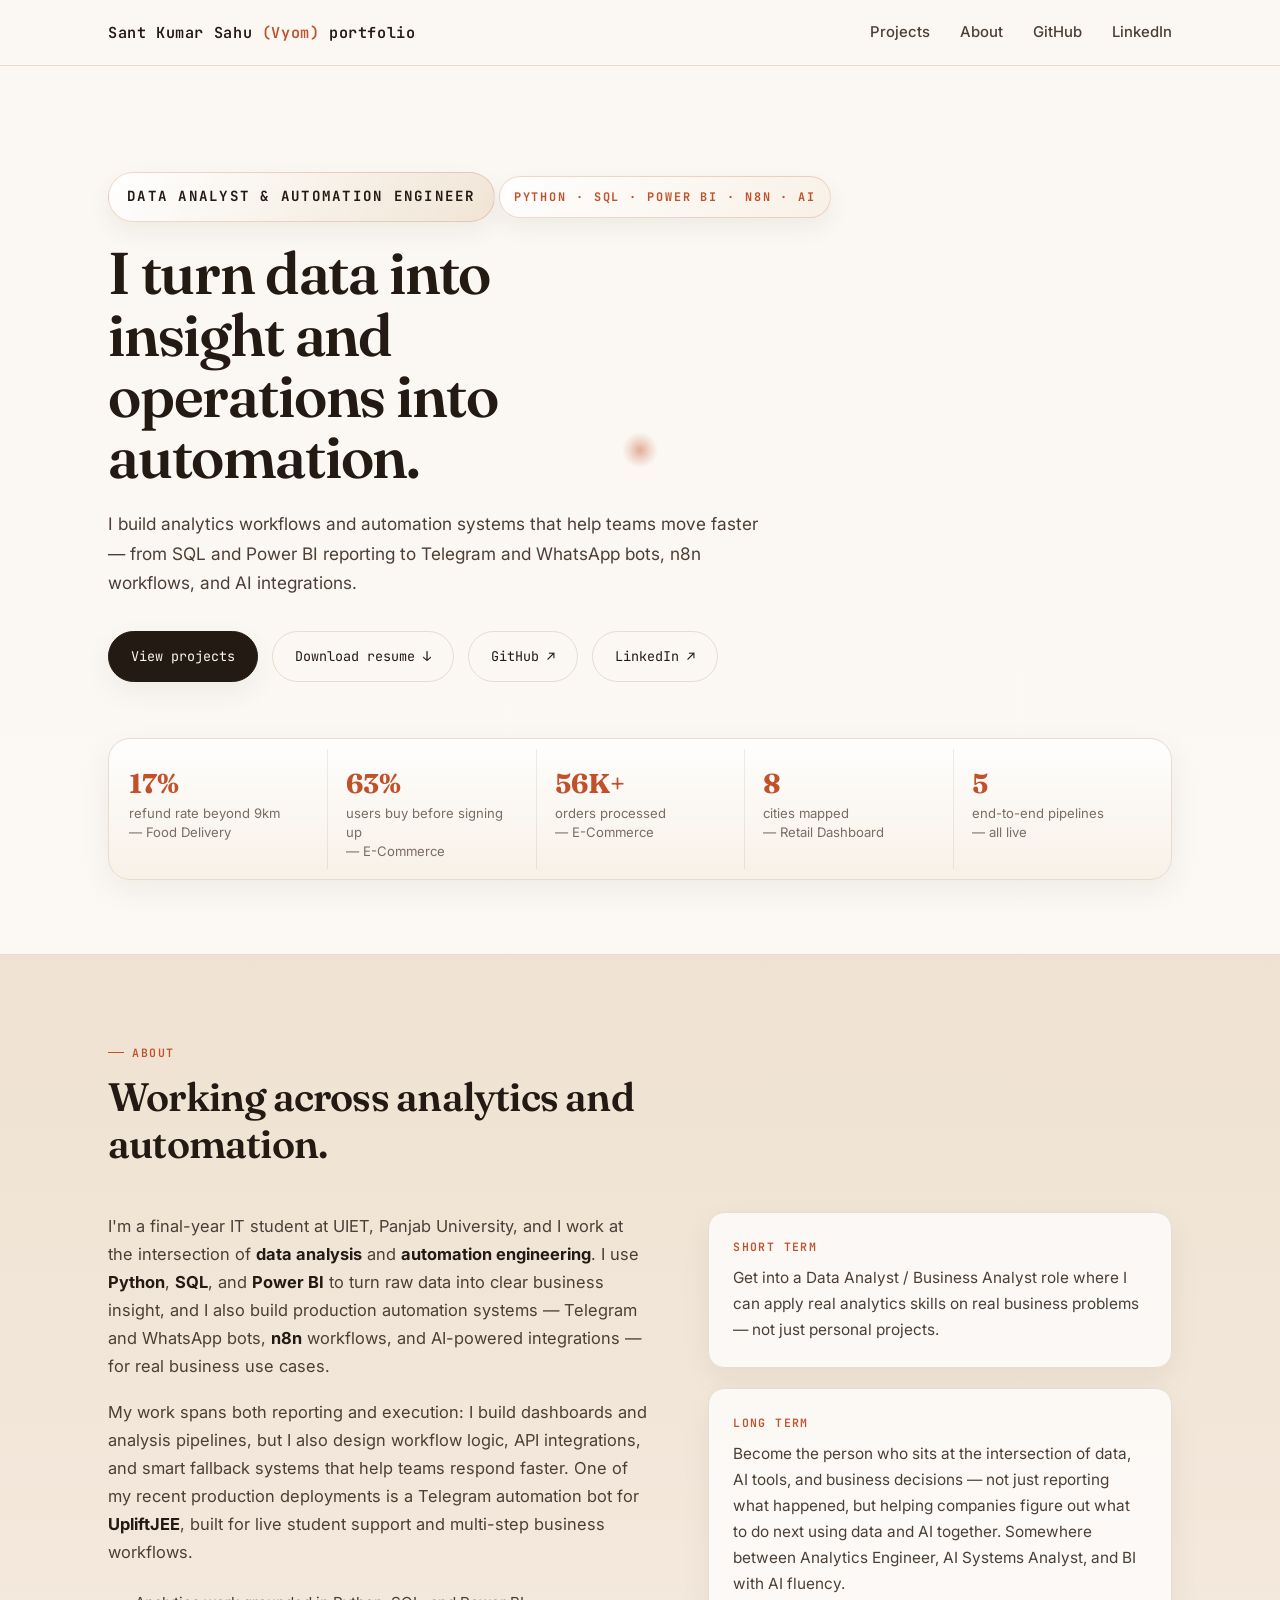
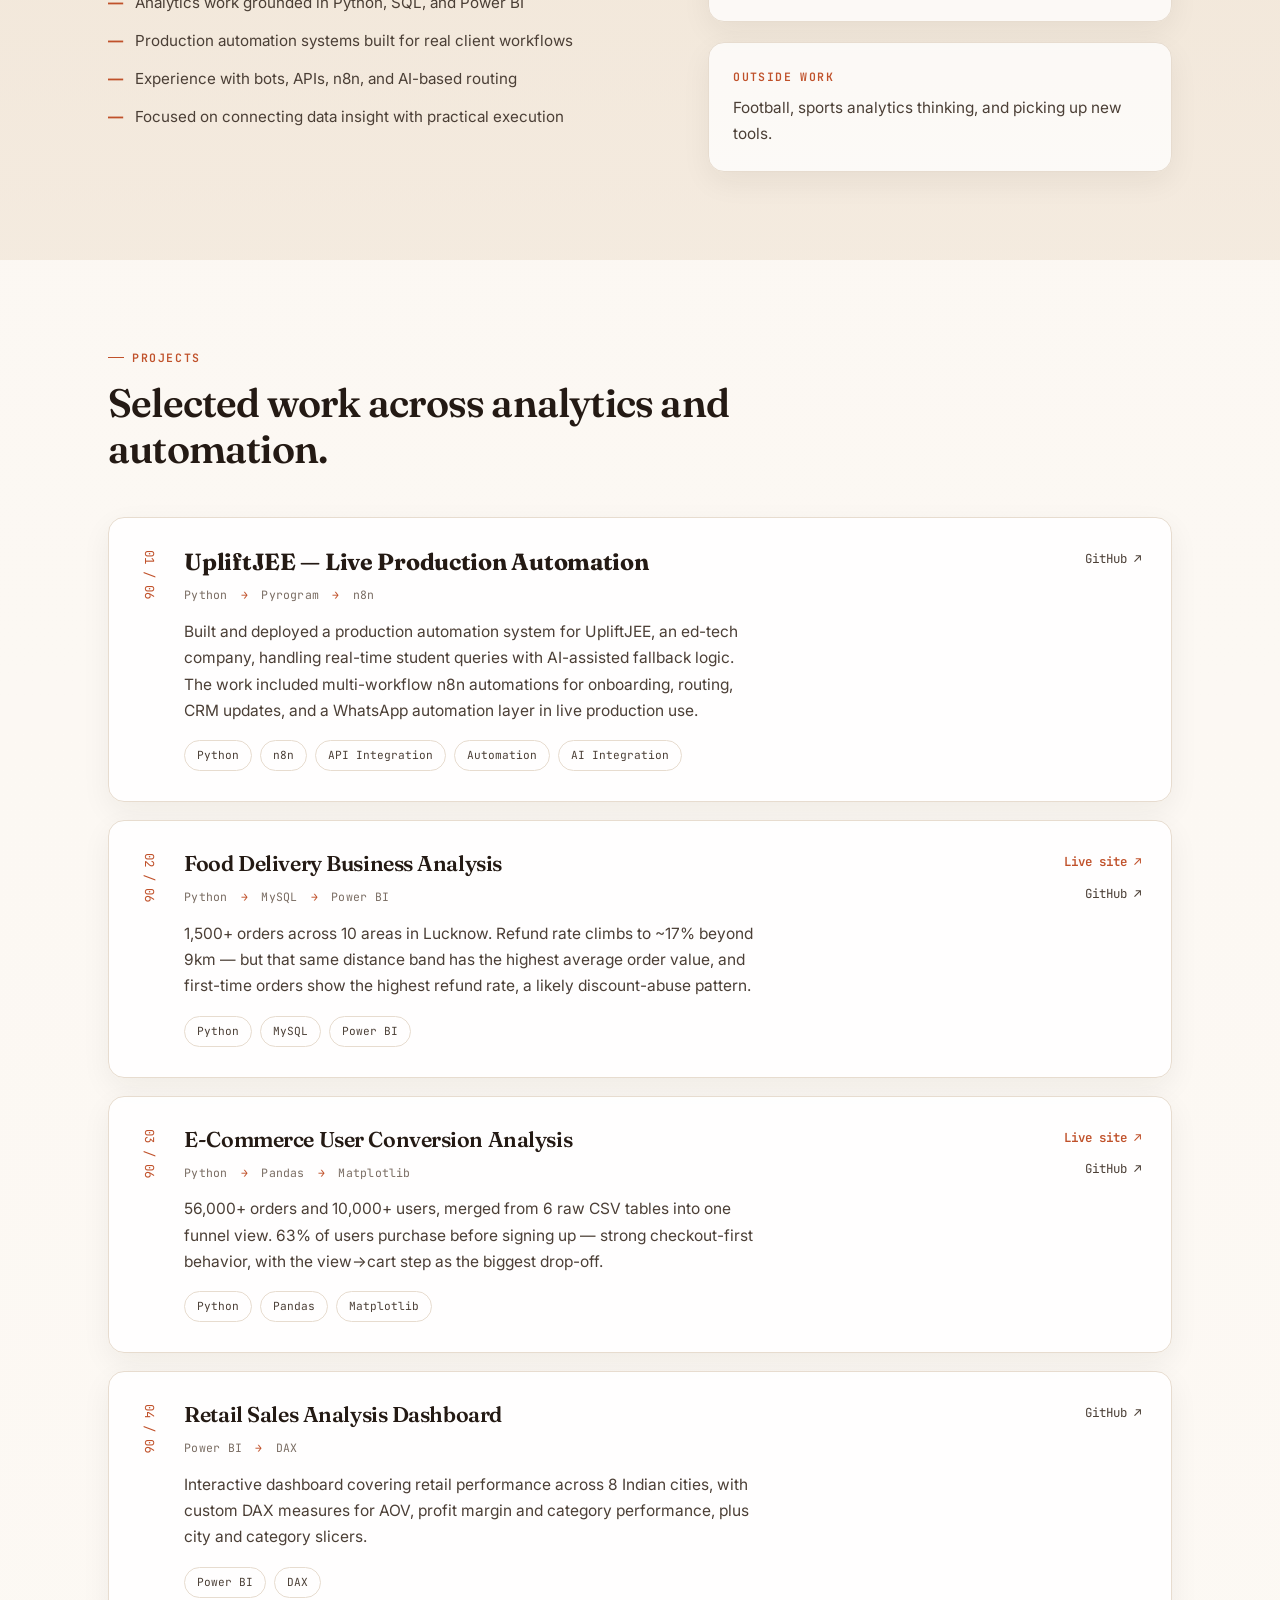
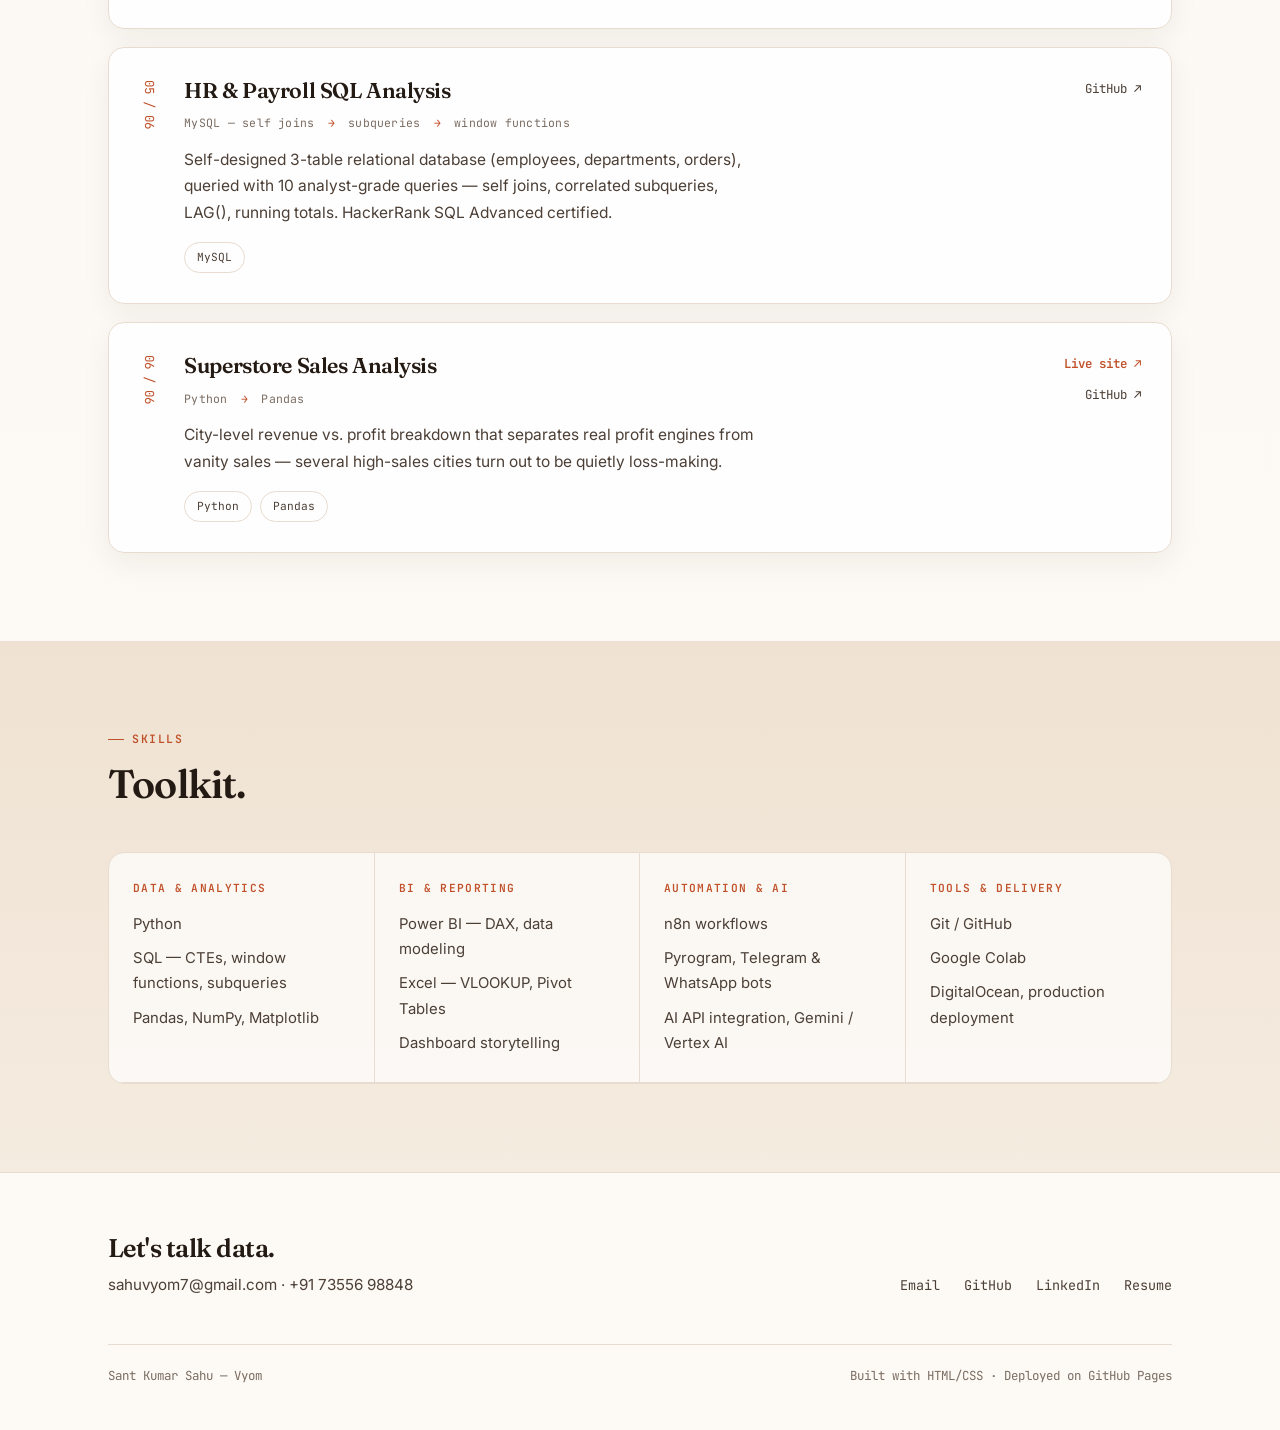
<file: index.html>
<!DOCTYPE html>
<html lang="en">
<head>
<meta charset="UTF-8">
<meta name="viewport" content="width=device-width, initial-scale=1.0">
<title>Vyom | Data Analyst & Automation Engineer</title>
<meta name="description" content="Data analyst and automation engineer portfolio — Python, SQL, Power BI, n8n, Telegram/WhatsApp bots, and AI integrations built for real business workflows.">
<link rel="preconnect" href="https://fonts.googleapis.com">
<link rel="preconnect" href="https://fonts.gstatic.com" crossorigin>
<link href="https://fonts.googleapis.com/css2?family=Fraunces:ital,opsz,wght@0,9..144,300;0,9..144,500;0,9..144,600;1,9..144,500&family=Inter:wght@400;500;600&family=JetBrains+Mono:wght@400;500&display=swap" rel="stylesheet">
<style>
  :root{
    --cream:#FBF7F2;
    --cream-strong:#F6EEE3;
    --cream-deep:#EFE2D2;
    --ink:#241A14;
    --ink-soft:#4B3F36;
    --ink-faint:#7A6D63;
    --terracotta:#C0512A;
    --line:#E7DCCF;
    --radius:16px;
    --shadow:0 10px 30px rgba(36,26,20,0.06);
    --shadow-strong:0 18px 44px rgba(36,26,20,0.09);
  }
  *{box-sizing:border-box; margin:0; padding:0;}
  html{scroll-behavior:smooth;}
  body{
    background:linear-gradient(180deg, var(--cream) 0%, #fdf9f4 100%);
    color:var(--ink);
    font-family:'Inter', sans-serif;
    font-size:16px;
    line-height:1.7;
    -webkit-font-smoothing:antialiased;
    overflow-x:hidden;
  }
  h1,h2,h3{font-family:'Fraunces', serif; font-weight:600; letter-spacing:-0.02em;}
  p{margin:0;}
  a{color:inherit; text-decoration:none;}
  .mono{font-family:'JetBrains Mono', monospace;}
  .eyebrow{
    font-family:'JetBrains Mono', monospace;
    font-size:0.72rem;
    letter-spacing:0.14em;
    text-transform:uppercase;
    color:var(--terracotta);
    display:flex; align-items:center; gap:8px;
    font-weight:600;
  }
  .hero-subline{
    font-family:'JetBrains Mono', monospace;
    font-size:0.8rem;
    letter-spacing:0.12em;
    text-transform:uppercase;
    color:var(--ink-soft);
    margin:8px 0 24px;
    font-weight:600;
  }
  .eyebrow::before{content:''; width:16px; height:1px; background:var(--terracotta);}
  .wrap{max-width:1120px; margin:0 auto; padding:0 28px;}
  :focus-visible{outline:2px solid var(--terracotta); outline-offset:3px;}
  section[id]{scroll-margin-top:92px;}

  /* NAV */
  header.nav{
    position:sticky; top:0; z-index:50;
    background:rgba(251,247,242,0.92);
    backdrop-filter:blur(10px);
    border-bottom:1px solid var(--line);
  }
  .nav-inner{
    max-width:1120px; margin:0 auto; padding:18px 28px;
    display:flex; align-items:center; justify-content:space-between;
  }
  .brand{font-family:'JetBrains Mono', monospace; font-weight:600; font-size:0.95rem; letter-spacing:0.04em;}
  .brand span{color:var(--terracotta);}
  .nav-links{display:flex; gap:30px; font-size:0.93rem; font-weight:500; color:var(--ink-soft);}
  .nav-links a{position:relative; padding:2px 0; transition:color .2s ease;}
  .nav-links a:hover{color:var(--ink);}
  .nav-links a::after{
    content:''; position:absolute; left:0; bottom:-2px; width:0; height:1.5px;
    background:var(--terracotta); transition:width .25s ease;
  }
  .nav-links a:hover::after{width:100%;}
  .nav-toggle{display:none; flex-direction:column; gap:5px; background:none; border:none; cursor:pointer; padding:8px;}
  .nav-toggle span{width:22px; height:2px; background:var(--ink); border-radius:999px;}
  .nav-mobile{display:none;}

  /* HERO */
  .hero{padding:100px 0 74px; border-bottom:1px solid var(--line);}
  .hero .eyebrow{margin-bottom:12px;}
  .hero h1{
    font-size:clamp(2.45rem, 4.6vw, 4.05rem);
    line-height:1.04;
    max-width:11ch;
    margin-bottom:22px;
  }
  .hero .eyebrow,
  .hero .hero-subline{
    display:inline-flex;
    align-items:center;
    gap:8px;
    padding:10px 14px;
    border:1px solid rgba(192,81,42,0.22);
    border-radius:999px;
    background:linear-gradient(135deg, rgba(255,255,255,0.9), rgba(246,238,227,0.8));
    box-shadow:0 10px 24px rgba(36,26,20,0.06);
    width:fit-content;
    transform:translateY(0);
  }
  .hero .eyebrow{
    font-size:0.88rem;
    letter-spacing:0.16em;
    padding:12px 18px;
    font-weight:700;
    color:var(--ink);
    background:linear-gradient(135deg, rgba(255,255,255,0.95), rgba(239,226,210,0.9));
  }
  .hero .eyebrow::before{display:none;}
  .hero .hero-subline{
    margin:10px 0 24px;
    font-size:0.74rem;
    letter-spacing:0.16em;
    color:var(--terracotta);
    font-weight:700;
  }
  .hero h1 em{font-style:italic; color:var(--terracotta); font-weight:500;}
  .hero p.lede{
    font-size:1.08rem; color:var(--ink-soft); max-width:60ch; margin-bottom:34px;
  }
  .hero p.lede .stat{color:var(--terracotta); font-weight:700;}
  .hero-ctas{display:flex; flex-wrap:wrap; gap:14px; margin-bottom:56px;}
  .btn{
    font-family:'JetBrains Mono', monospace; font-size:0.84rem;
    padding:13px 22px; border-radius:999px; border:1px solid var(--ink);
    display:inline-flex; align-items:center; gap:8px;
    transition:all .2s ease;
  }
  .btn-primary{background:var(--ink); color:var(--cream); box-shadow:var(--shadow);}
  .btn-primary:hover{background:var(--terracotta); border-color:var(--terracotta); transform:translateY(-1px);}
  .btn-ghost{background:transparent; border-color:var(--line); color:var(--ink);}
  .btn-ghost:hover{border-color:var(--ink); transform:translateY(-1px);}

  .stat-strip{
    display:grid; grid-template-columns:repeat(5, 1fr); gap:0;
    padding:10px;
    border:1px solid var(--line);
    border-radius:22px;
    background:linear-gradient(180deg, rgba(255,255,255,0.86), rgba(246,238,227,0.72));
    box-shadow:var(--shadow);
  }
  .stat-item{
    padding:20px 18px 8px;
    border-left:1px solid rgba(36,26,20,0.08);
  }
  .stat-item:first-child{border-left:none; padding-left:10px;}
  .stat-item:last-child{padding-right:10px;}
  .stat-num{font-family:'Fraunces', serif; font-size:1.7rem; color:var(--terracotta); font-weight:700; line-height:1.05;}
  .stat-label{font-size:0.82rem; color:var(--ink-faint); margin-top:6px; line-height:1.45;}

  /* SECTION generic */
  section{padding:88px 0;}
  section.alt{background:linear-gradient(180deg, var(--cream-deep) 0%, rgba(239,226,210,0.6) 100%);}
  .section-head{margin-bottom:44px; max-width:700px;}
  .section-head h2{font-size:clamp(1.8rem,3.1vw,2.55rem); margin-top:12px; line-height:1.18;}

  /* ABOUT */
  .about-grid{display:grid; grid-template-columns:1.08fr 0.92fr; gap:56px; align-items:start;}
  .about-body p{color:var(--ink-soft); margin-bottom:18px; font-size:1.03rem;}
  .about-body strong{color:var(--ink); font-weight:700;}
  .goals{display:flex; flex-direction:column; gap:20px;}
  .goal-card{
    background:rgba(255,255,255,0.75); border:1px solid var(--line); border-radius:var(--radius);
    padding:24px 24px; box-shadow:var(--shadow);
  }
  .goal-card .mono{font-size:0.72rem; letter-spacing:0.12em; text-transform:uppercase; color:var(--terracotta); display:block; margin-bottom:8px; font-weight:600;}
  .goal-card p{font-size:0.96rem; color:var(--ink-soft);}
  .diff-list{list-style:none; margin-top:24px; display:flex; flex-direction:column; gap:12px;}
  .diff-list li{
    display:flex; gap:12px; font-size:0.95rem; color:var(--ink-soft); align-items:flex-start;
  }
  .diff-list li::before{content:'—'; color:var(--terracotta); flex-shrink:0; font-weight:700;}

  /* PROJECTS */
  .project-grid{display:flex; flex-direction:column; gap:18px;}
  .project-card{
    border:1px solid var(--line); border-radius:var(--radius);
    background:rgba(255,255,255,0.9);
    padding:30px;
    display:grid; grid-template-columns:auto 1fr auto; gap:24px; align-items:start;
    cursor:pointer; box-shadow:var(--shadow);
    opacity:0; transform:translateY(20px);
    min-height:220px;
    transition:border-color .2s ease, transform .2s ease, box-shadow .2s ease, opacity .6s ease;
  }
  .project-card.is-visible{opacity:1; transform:translateY(0);}
  .project-card:hover,
  .project-card.is-active{border-color:var(--ink); transform:translateY(-3px); box-shadow:var(--shadow-strong); background:var(--ink); color:var(--cream);}
  .project-card:hover .pipeline-route,
  .project-card:hover .proj-finding,
  .project-card:hover .chip,
  .project-card.is-active .pipeline-route,
  .project-card.is-active .proj-finding,
  .project-card.is-active .chip{color:rgba(251,247,242,0.9);}
  .project-card:hover .chip,
  .project-card.is-active .chip{border-color:rgba(251,247,242,0.28);} 
  .proj-index{font-family:'JetBrains Mono', monospace; font-size:0.78rem; color:var(--terracotta); writing-mode:vertical-rl; text-orientation:mixed; padding-top:2px;}
  .proj-main h3{font-size:1.34rem; margin-bottom:10px; line-height:1.2;}
  .proj-main h3.uplift-title{font-family:'Fraunces', serif; font-size:1.46rem; font-weight:700; line-height:1.16; letter-spacing:-0.012em; color:inherit;}
  .pipeline-route{font-family:'JetBrains Mono', monospace; font-size:0.72rem; color:var(--ink-faint); margin-bottom:14px; letter-spacing:0.02em;}
  .pipeline-route .arrow{color:var(--terracotta); margin:0 6px;}
  .proj-finding{font-size:0.97rem; color:var(--ink-soft); max-width:58ch; margin-bottom:16px;}
  .chip-row{display:flex; flex-wrap:wrap; gap:8px;}
  .chip{
    font-family:'JetBrains Mono', monospace; font-size:0.7rem;
    border:1px solid var(--line); border-radius:999px; padding:5px 12px; color:var(--ink-soft);
  }
  .proj-links{display:flex; flex-direction:column; gap:10px; align-items:flex-end; min-width:90px;}
  .proj-link{font-family:'JetBrains Mono', monospace; font-size:0.78rem; display:flex; align-items:center; gap:6px; white-space:nowrap; color:var(--ink-soft);}
  .proj-link.live{color:var(--terracotta); font-weight:600;}
  .project-card:hover .proj-link:not(.live),
  .project-card.is-active .proj-link:not(.live){color:var(--cream);} 
  .project-card:hover .proj-link.live,
  .project-card.is-active .proj-link.live{color:var(--cream);}

  /* SKILLS */
  .skills-grid{display:grid; grid-template-columns:repeat(4,1fr); gap:0; border:1px solid var(--line); border-radius:var(--radius); overflow:hidden; background:rgba(255,255,255,0.7);}
  .skill-col{border-right:1px solid var(--line); border-bottom:1px solid var(--line); padding:26px 24px;}
  .skill-col:nth-child(4n){border-right:none;}
  .skill-col:nth-child(n+5){border-bottom:none;}
  .skill-col .mono{font-size:0.7rem; letter-spacing:0.12em; text-transform:uppercase; color:var(--terracotta); display:block; margin-bottom:14px; font-weight:600;}
  .skill-col ul{list-style:none; display:flex; flex-direction:column; gap:9px;}
  .skill-col li{font-size:0.93rem; color:var(--ink-soft);}

  /* FOOTER */
  footer{border-top:1px solid var(--line); padding:60px 0 44px;}
  .footer-inner{display:flex; justify-content:space-between; align-items:flex-end; flex-wrap:wrap; gap:24px;}
  footer h3{font-size:1.6rem; margin-bottom:8px; line-height:1.2;}
  footer .foot-sub{color:var(--ink-soft); font-size:0.95rem;}
  .foot-links{display:flex; gap:24px; font-family:'JetBrains Mono', monospace; font-size:0.84rem;}
  .foot-links a{border-bottom:1px solid transparent; color:var(--ink-soft); transition:color .2s ease, border-color .2s ease;}
  .foot-links a:hover{border-color:var(--terracotta); color:var(--terracotta);}
  .foot-bottom{margin-top:46px; padding-top:20px; border-top:1px solid var(--line); font-size:0.78rem; color:var(--ink-faint); font-family:'JetBrains Mono', monospace; display:flex; justify-content:space-between; flex-wrap:wrap; gap:10px;}

  body.cursor-enabled{cursor:auto;}
  .cursor-glow{
    position:fixed;
    left:0;
    top:0;
    width:34px;
    height:34px;
    border-radius:50%;
    pointer-events:none;
    z-index:9999;
    transform:translate(-50%, -50%) scale(1);
    opacity:1;
    background:radial-gradient(circle, rgba(192,81,42,0.46) 0%, rgba(192,81,42,0.28) 26%, rgba(192,81,42,0.12) 50%, rgba(192,81,42,0) 74%);
    filter:blur(1px);
    transition:width .14s ease, height .14s ease, opacity .14s ease;
  }
  .cursor-glow.is-hovering{
    width:48px;
    height:48px;
    opacity:1;
    background:radial-gradient(circle, rgba(192,81,42,0.58) 0%, rgba(192,81,42,0.34) 24%, rgba(192,81,42,0.16) 48%, rgba(192,81,42,0) 78%);
  }

  @media (max-width:900px){
    .about-grid{grid-template-columns:1fr; gap:36px;}
    .skills-grid{grid-template-columns:repeat(2,1fr);}
    .skill-col:nth-child(2n){border-right:none;}
    .stat-strip{grid-template-columns:repeat(2,1fr); row-gap:8px;}
    .stat-item{border-left:none; border-top:1px solid rgba(36,26,20,0.08); padding-top:16px; padding-left:0;}
    .stat-item:nth-child(odd){padding-right:16px;}
    .stat-item:nth-child(-n+2){border-top:none;}
    .project-card{grid-template-columns:1fr; text-align:left; padding:24px; min-height:auto;}
    .proj-index{writing-mode:horizontal-tb; margin-bottom:6px;}
    .proj-links{align-items:flex-start; flex-direction:row; flex-wrap:wrap; margin-top:4px; min-width:0; gap:12px;}
  }
  @media (max-width:640px){
    .wrap{padding:0 18px;}
    .nav-inner{padding:16px 18px;}
    .nav-links{display:none;}
    .nav-toggle{display:flex;}
    .nav-mobile.open{display:flex;}
    .nav-mobile{
      display:none; flex-direction:column; gap:0;
      border-top:1px solid var(--line); background:var(--cream);
    }
    .nav-mobile a{padding:16px 28px; border-bottom:1px solid var(--line); font-size:0.95rem; font-weight:500;}
    .hero{padding:70px 0 54px;}
    .hero-ctas{flex-direction:column; align-items:stretch;}
    .btn{justify-content:center;}
    .stat-strip{grid-template-columns:1fr 1fr; padding:8px;}
    section{padding:68px 0;}
    .section-head{margin-bottom:30px;}
    .skills-grid{grid-template-columns:1fr;}
    .skill-col{border-right:none; border-bottom:1px solid var(--line);}
    .skill-col:last-child{border-bottom:none;}
    .project-card{padding:22px;}
    .footer-inner{align-items:flex-start;}
    .foot-links{width:100%; flex-wrap:wrap; gap:14px 20px;}
  }
  @media (prefers-reduced-motion:reduce){
    html{scroll-behavior:auto;}
    *{transition:none !important;}
  }
</style>
</head>
<body>

<header class="nav">
  <div class="nav-inner">
    <a href="#top" class="brand">Sant Kumar Sahu <span>(Vyom)</span> portfolio</a>
    <nav class="nav-links">
      <a href="#projects">Projects</a>
      <a href="#about">About</a>
      <a href="https://github.com/vyomvy" target="_blank" rel="noopener">GitHub</a>
      <a href="https://www.linkedin.com/in/sant-sahu-738063319/" target="_blank" rel="noopener">LinkedIn</a>
    </nav>
    <button class="nav-toggle" aria-label="Toggle menu" aria-expanded="false" id="navToggle">
      <span></span><span></span><span></span>
    </button>
  </div>
  <nav class="nav-mobile" id="navMobile">
    <a href="#projects">Projects</a>
    <a href="#about">About</a>
    <a href="https://github.com/vyomvy" target="_blank" rel="noopener">GitHub</a>
    <a href="https://www.linkedin.com/in/sant-sahu-738063319/" target="_blank" rel="noopener">LinkedIn</a>
  </nav>
</header>

<main id="top">

  <!-- HERO -->
  <section class="hero">
    <div class="wrap">
      <p class="eyebrow">Data Analyst &amp; Automation Engineer</p>
      <p class="hero-subline">Python · SQL · Power BI · n8n · AI</p>
      <h1>I turn data into insight and operations into automation.</h1>
      <p class="lede">
        I build analytics workflows and automation systems that help teams move faster — from SQL and Power BI reporting to Telegram and WhatsApp bots, n8n workflows, and AI integrations.
      </p>
      <div class="hero-ctas">
        <a href="#projects" class="btn btn-primary">View projects</a>
        <a href="./SANT%20KUMAR%20SAHU%20Resume.pdf" class="btn btn-ghost" target="_blank" rel="noopener">Download resume ↓</a>
        <a href="https://github.com/vyomvy" class="btn btn-ghost" target="_blank" rel="noopener">GitHub ↗</a>
        <a href="https://www.linkedin.com/in/sant-sahu-738063319/" class="btn btn-ghost" target="_blank" rel="noopener">LinkedIn ↗</a>
      </div>

      <div class="stat-strip">
        <div class="stat-item">
          <div class="stat-num">17%</div>
          <div class="stat-label">refund rate beyond 9km<br>— Food Delivery</div>
        </div>
        <div class="stat-item">
          <div class="stat-num">63%</div>
          <div class="stat-label">users buy before signing up<br>— E-Commerce</div>
        </div>
        <div class="stat-item">
          <div class="stat-num">56K+</div>
          <div class="stat-label">orders processed<br>— E-Commerce</div>
        </div>
        <div class="stat-item">
          <div class="stat-num">8</div>
          <div class="stat-label">cities mapped<br>— Retail Dashboard</div>
        </div>
        <div class="stat-item">
          <div class="stat-num">5</div>
          <div class="stat-label">end-to-end pipelines<br>— all live</div>
        </div>
      </div>
    </div>
  </section>

  <!-- ABOUT -->
  <section id="about" class="alt">
    <div class="wrap">
      <div class="section-head">
        <p class="eyebrow">About</p>
        <h2>Working across analytics and automation.</h2>
      </div>
      <div class="about-grid">
        <div class="about-body">
          <p>I'm a final-year IT student at UIET, Panjab University, and I work at the intersection of <strong>data analysis</strong> and <strong>automation engineering</strong>. I use <strong>Python</strong>, <strong>SQL</strong>, and <strong>Power BI</strong> to turn raw data into clear business insight, and I also build production automation systems — Telegram and WhatsApp bots, <strong>n8n</strong> workflows, and AI-powered integrations — for real business use cases.</p>
          <p>My work spans both reporting and execution: I build dashboards and analysis pipelines, but I also design workflow logic, API integrations, and smart fallback systems that help teams respond faster. One of my recent production deployments is a Telegram automation bot for <strong>UpliftJEE</strong>, built for live student support and multi-step business workflows.</p>

          <ul class="diff-list">
            <li>Analytics work grounded in Python, SQL, and Power BI</li>
            <li>Production automation systems built for real client workflows</li>
            <li>Experience with bots, APIs, n8n, and AI-based routing</li>
            <li>Focused on connecting data insight with practical execution</li>
          </ul>
        </div>
        <div class="goals">
          <div class="goal-card">
            <span class="mono">Short term</span>
            <p>Get into a Data Analyst / Business Analyst role where I can apply real analytics skills on real business problems — not just personal projects.</p>
          </div>
          <div class="goal-card">
            <span class="mono">Long term</span>
            <p>Become the person who sits at the intersection of data, AI tools, and business decisions — not just reporting what happened, but helping companies figure out what to do next using data and AI together. Somewhere between Analytics Engineer, AI Systems Analyst, and BI with AI fluency.</p>
          </div>
          <div class="goal-card">
            <span class="mono">Outside work</span>
            <p>Football, sports analytics thinking, and picking up new tools.</p>
          </div>
        </div>
      </div>
    </div>
  </section>

  <!-- PROJECTS -->
  <section id="projects">
    <div class="wrap">
      <div class="section-head">
        <p class="eyebrow">Projects</p>
        <h2>Selected work across analytics and automation.</h2>
      </div>

      <div class="project-grid">

        <a class="project-card" href="https://github.com/vyomvy/upliftjee-telegram-automation" target="_blank" rel="noopener">
          <span class="proj-index mono">01 / 06</span>
          <div class="proj-main">
            <h3 class="uplift-title">UpliftJEE — Live Production Automation</h3>
            <p class="pipeline-route">Python <span class="arrow">→</span> Pyrogram <span class="arrow">→</span> n8n</p>
            <p class="proj-finding">Built and deployed a production automation system for UpliftJEE, an ed-tech company, handling real-time student queries with AI-assisted fallback logic. The work included multi-workflow n8n automations for onboarding, routing, CRM updates, and a WhatsApp automation layer in live production use.</p>
            <div class="chip-row"><span class="chip">Python</span><span class="chip">n8n</span><span class="chip">API Integration</span><span class="chip">Automation</span><span class="chip">AI Integration</span></div>
          </div>
          <div class="proj-links">
            <span class="proj-link">GitHub ↗</span>
          </div>
        </a>

        <a class="project-card featured" href="https://vyomvy.github.io/food-delivery-business-analysis/" target="_blank" rel="noopener">
          <span class="proj-index mono">02 / 06</span>
          <div class="proj-main">
            <h3>Food Delivery Business Analysis</h3>
            <p class="pipeline-route">Python <span class="arrow">→</span> MySQL <span class="arrow">→</span> Power BI</p>
            <p class="proj-finding">1,500+ orders across 10 areas in Lucknow. Refund rate climbs to ~17% beyond 9km — but that same distance band has the highest average order value, and first-time orders show the highest refund rate, a likely discount-abuse pattern.</p>
            <div class="chip-row"><span class="chip">Python</span><span class="chip">MySQL</span><span class="chip">Power BI</span></div>
          </div>
          <div class="proj-links">
            <span class="proj-link live">Live site ↗</span>
            <span class="proj-link">GitHub ↗</span>
          </div>
        </a>

        <a class="project-card" href="https://vyomvy.github.io/ecommerce-user-conversion-analysis/" target="_blank" rel="noopener">
          <span class="proj-index mono">03 / 06</span>
          <div class="proj-main">
            <h3>E-Commerce User Conversion Analysis</h3>
            <p class="pipeline-route">Python <span class="arrow">→</span> Pandas <span class="arrow">→</span> Matplotlib</p>
            <p class="proj-finding">56,000+ orders and 10,000+ users, merged from 6 raw CSV tables into one funnel view. 63% of users purchase before signing up — strong checkout-first behavior, with the view→cart step as the biggest drop-off.</p>
            <div class="chip-row"><span class="chip">Python</span><span class="chip">Pandas</span><span class="chip">Matplotlib</span></div>
          </div>
          <div class="proj-links">
            <span class="proj-link live">Live site ↗</span>
            <span class="proj-link">GitHub ↗</span>
          </div>
        </a>

        <a class="project-card" href="https://github.com/vyomvy/Retail-Sales-Analysis-Dashboard-Power-BI" target="_blank" rel="noopener">
          <span class="proj-index mono">04 / 06</span>
          <div class="proj-main">
            <h3>Retail Sales Analysis Dashboard</h3>
            <p class="pipeline-route">Power BI <span class="arrow">→</span> DAX</p>
            <p class="proj-finding">Interactive dashboard covering retail performance across 8 Indian cities, with custom DAX measures for AOV, profit margin and category performance, plus city and category slicers.</p>
            <div class="chip-row"><span class="chip">Power BI</span><span class="chip">DAX</span></div>
          </div>
          <div class="proj-links">
            <span class="proj-link">GitHub ↗</span>
          </div>
        </a>

        <a class="project-card" href="https://github.com/vyomvy/hr-payroll-sql-analysis" target="_blank" rel="noopener">
          <span class="proj-index mono">05 / 06</span>
          <div class="proj-main">
            <h3>HR & Payroll SQL Analysis</h3>
            <p class="pipeline-route">MySQL — self joins <span class="arrow">→</span> subqueries <span class="arrow">→</span> window functions</p>
            <p class="proj-finding">Self-designed 3-table relational database (employees, departments, orders), queried with 10 analyst-grade queries — self joins, correlated subqueries, LAG(), running totals. HackerRank SQL Advanced certified.</p>
            <div class="chip-row"><span class="chip">MySQL</span></div>
          </div>
          <div class="proj-links">
            <span class="proj-link">GitHub ↗</span>
          </div>
        </a>

        <a class="project-card" href="https://vyomvy.github.io/superstore-analysis/" target="_blank" rel="noopener">
          <span class="proj-index mono">06 / 06</span>
          <div class="proj-main">
            <h3>Superstore Sales Analysis</h3>
            <p class="pipeline-route">Python <span class="arrow">→</span> Pandas</p>
            <p class="proj-finding">City-level revenue vs. profit breakdown that separates real profit engines from vanity sales — several high-sales cities turn out to be quietly loss-making.</p>
            <div class="chip-row"><span class="chip">Python</span><span class="chip">Pandas</span></div>
          </div>
          <div class="proj-links">
            <span class="proj-link live">Live site ↗</span>
            <span class="proj-link">GitHub ↗</span>
          </div>
        </a>

      </div>
    </div>
  </section>

  <!-- SKILLS -->
  <section class="alt">
    <div class="wrap">
      <div class="section-head">
        <p class="eyebrow">Skills</p>
        <h2>Toolkit.</h2>
      </div>
      <div class="skills-grid">
        <div class="skill-col">
          <span class="mono">Data & Analytics</span>
          <ul>
            <li>Python</li>
            <li>SQL — CTEs, window functions, subqueries</li>
            <li>Pandas, NumPy, Matplotlib</li>
          </ul>
        </div>
        <div class="skill-col">
          <span class="mono">BI & Reporting</span>
          <ul>
            <li>Power BI — DAX, data modeling</li>
            <li>Excel — VLOOKUP, Pivot Tables</li>
            <li>Dashboard storytelling</li>
          </ul>
        </div>
        <div class="skill-col">
          <span class="mono">Automation & AI</span>
          <ul>
            <li>n8n workflows</li>
            <li>Pyrogram, Telegram & WhatsApp bots</li>
            <li>AI API integration, Gemini / Vertex AI</li>
          </ul>
        </div>
        <div class="skill-col">
          <span class="mono">Tools & Delivery</span>
          <ul>
            <li>Git / GitHub</li>
            <li>Google Colab</li>
            <li>DigitalOcean, production deployment</li>
          </ul>
        </div>
      </div>
    </div>
  </section>

</main>

<footer>
  <div class="wrap">
    <div class="footer-inner">
      <div>
        <h3>Let's talk data.</h3>
        <p class="foot-sub">sahuvyom7@gmail.com · +91 73556 98848</p>
      </div>
      <div class="foot-links">
        <a href="mailto:sahuvyom7@gmail.com">Email</a>
        <a href="https://github.com/vyomvy" target="_blank" rel="noopener">GitHub</a>
        <a href="https://www.linkedin.com/in/sant-sahu-738063319/" target="_blank" rel="noopener">LinkedIn</a>
        <a href="./SANT%20KUMAR%20SAHU%20Resume.pdf" target="_blank" rel="noopener">Resume</a>
      </div>
    </div>
    <div class="foot-bottom">
      <span>Sant Kumar Sahu — Vyom</span>
      <span>Built with HTML/CSS · Deployed on GitHub Pages</span>
    </div>
  </div>
</footer>

<script>
  const navToggle = document.getElementById('navToggle');
  const navMobile = document.getElementById('navMobile');
  navToggle.addEventListener('click', () => {
    const isOpen = navMobile.classList.toggle('open');
    navToggle.setAttribute('aria-expanded', isOpen);
  });
  navMobile.querySelectorAll('a').forEach(a => a.addEventListener('click', () => {
    navMobile.classList.remove('open');
    navToggle.setAttribute('aria-expanded', 'false');
  }));

  const projectCards = document.querySelectorAll('.project-card');
  if ('IntersectionObserver' in window) {
    const revealObserver = new IntersectionObserver((entries) => {
      entries.forEach((entry) => {
        if (entry.isIntersecting) {
          entry.target.classList.add('is-visible');
          revealObserver.unobserve(entry.target);
        }
      });
    }, { threshold: 0.15 });

    projectCards.forEach((card) => revealObserver.observe(card));
  } else {
    projectCards.forEach((card) => card.classList.add('is-visible'));
  }

  projectCards.forEach((card) => {
    card.addEventListener('mouseenter', () => {
      projectCards.forEach((item) => item.classList.remove('is-active'));
      card.classList.add('is-active');
    });

    card.addEventListener('mouseleave', () => {
      card.classList.remove('is-active');
    });
  });

  const isTouchDevice = window.matchMedia('(pointer: coarse)').matches || 'ontouchstart' in window || navigator.maxTouchPoints > 0;
  if (!isTouchDevice) {
    document.body.classList.add('cursor-enabled');

    const cursorGlow = document.createElement('div');
    cursorGlow.className = 'cursor-glow';
    document.body.appendChild(cursorGlow);

    let cursorX = window.innerWidth / 2;
    let cursorY = window.innerHeight / 2;
    let targetX = cursorX;
    let targetY = cursorY;

    const updateCursor = () => {
      cursorX += (targetX - cursorX) * 0.28;
      cursorY += (targetY - cursorY) * 0.28;
      cursorGlow.style.left = `${cursorX}px`;
      cursorGlow.style.top = `${cursorY}px`;
      requestAnimationFrame(updateCursor);
    };

    const moveCursor = (event) => {
      targetX = event.clientX;
      targetY = event.clientY;
    };

    document.addEventListener('mousemove', moveCursor);
    document.addEventListener('mousedown', () => cursorGlow.classList.add('is-hovering'));
    document.addEventListener('mouseup', () => cursorGlow.classList.remove('is-hovering'));

    document.querySelectorAll('a, button, .project-card, .btn, .nav-toggle, .proj-link, .chip').forEach((el) => {
      el.addEventListener('mouseenter', () => cursorGlow.classList.add('is-hovering'));
      el.addEventListener('mouseleave', () => cursorGlow.classList.remove('is-hovering'));
    });

    updateCursor();
  }
</script>

</body>
</html>
</file>
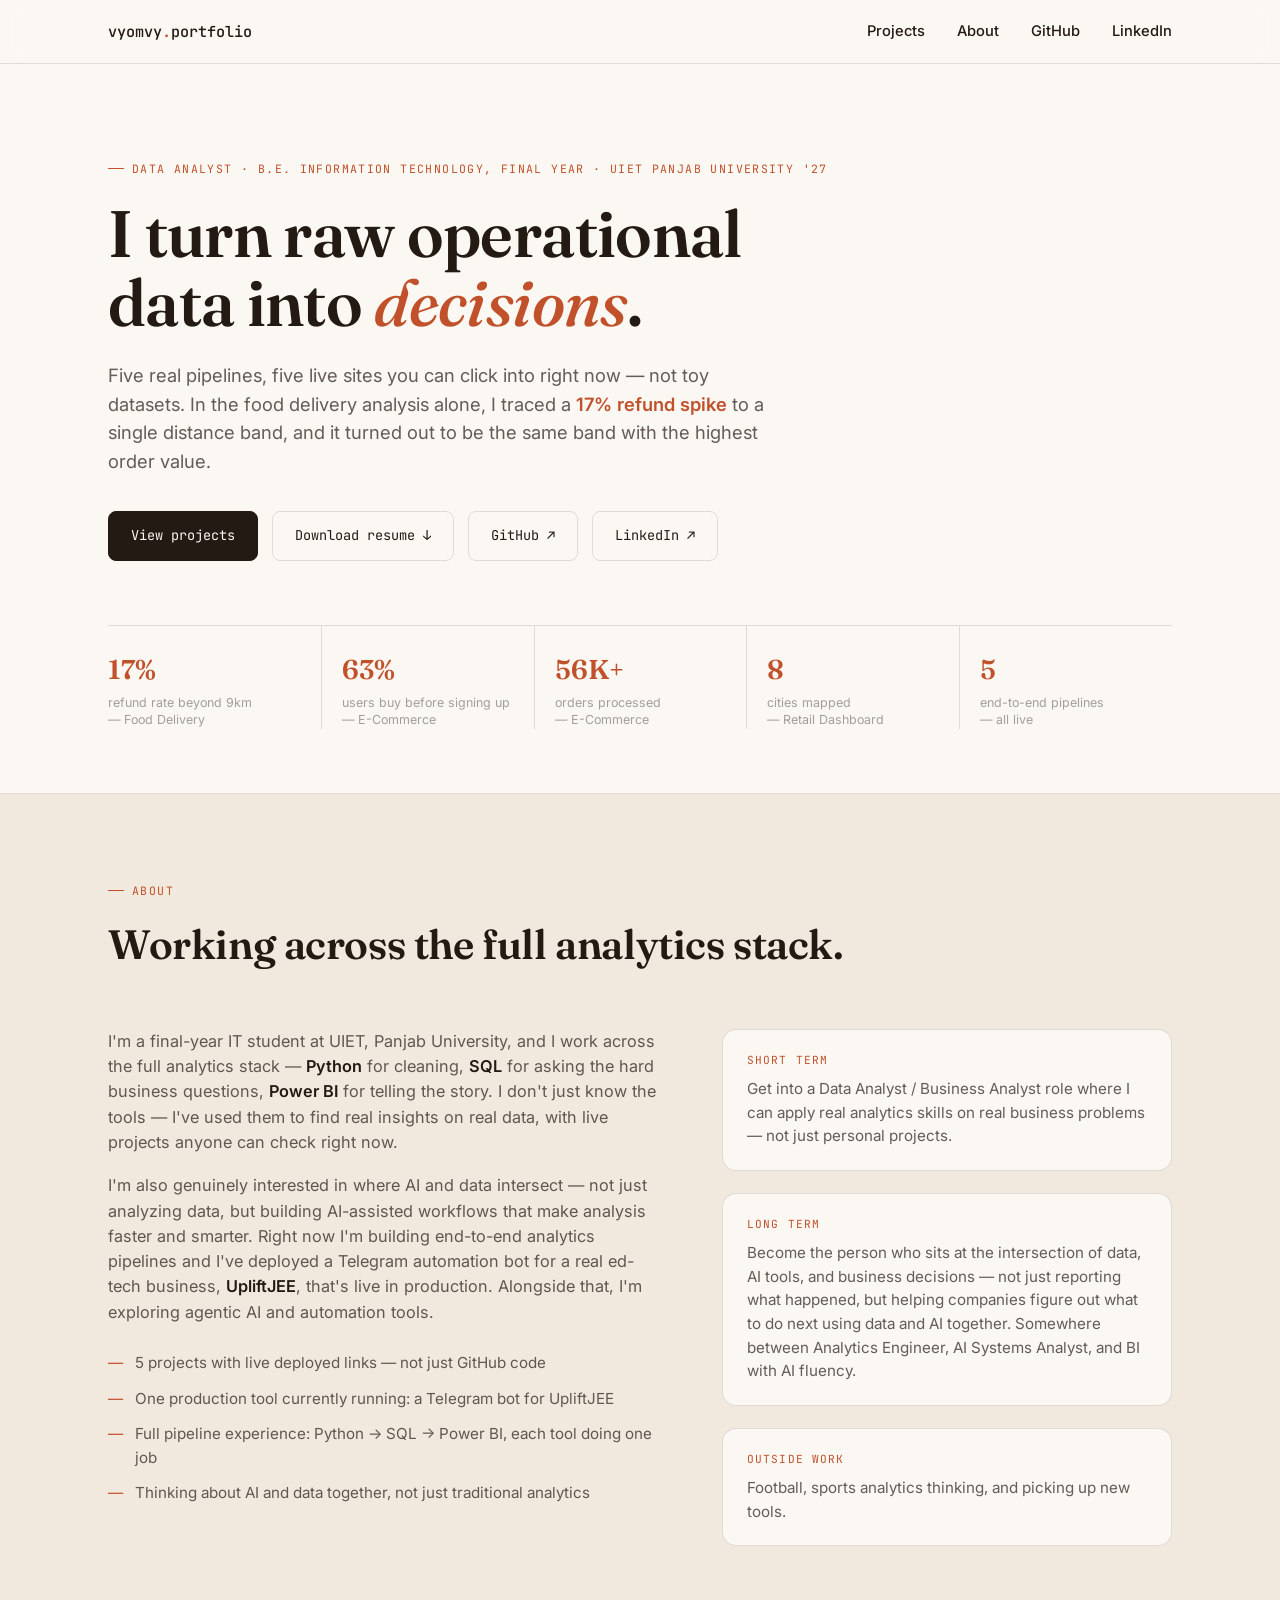
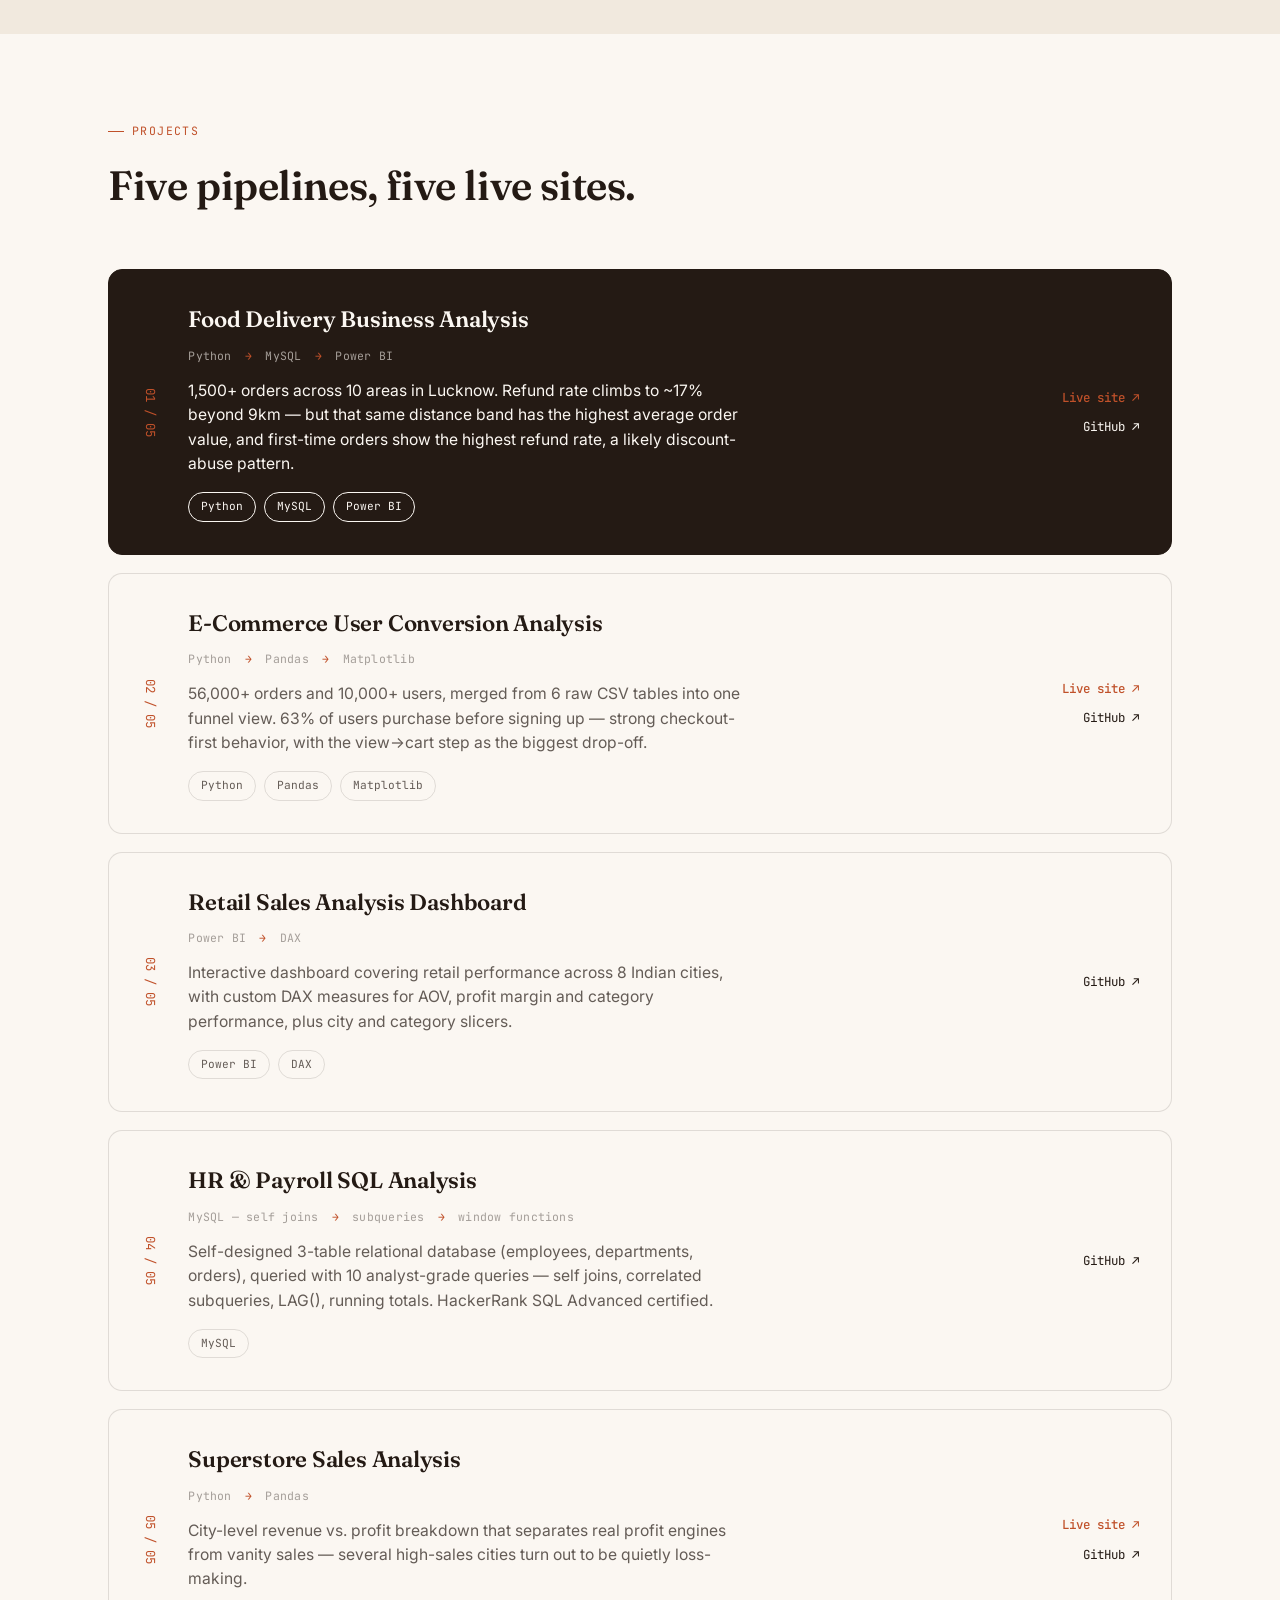
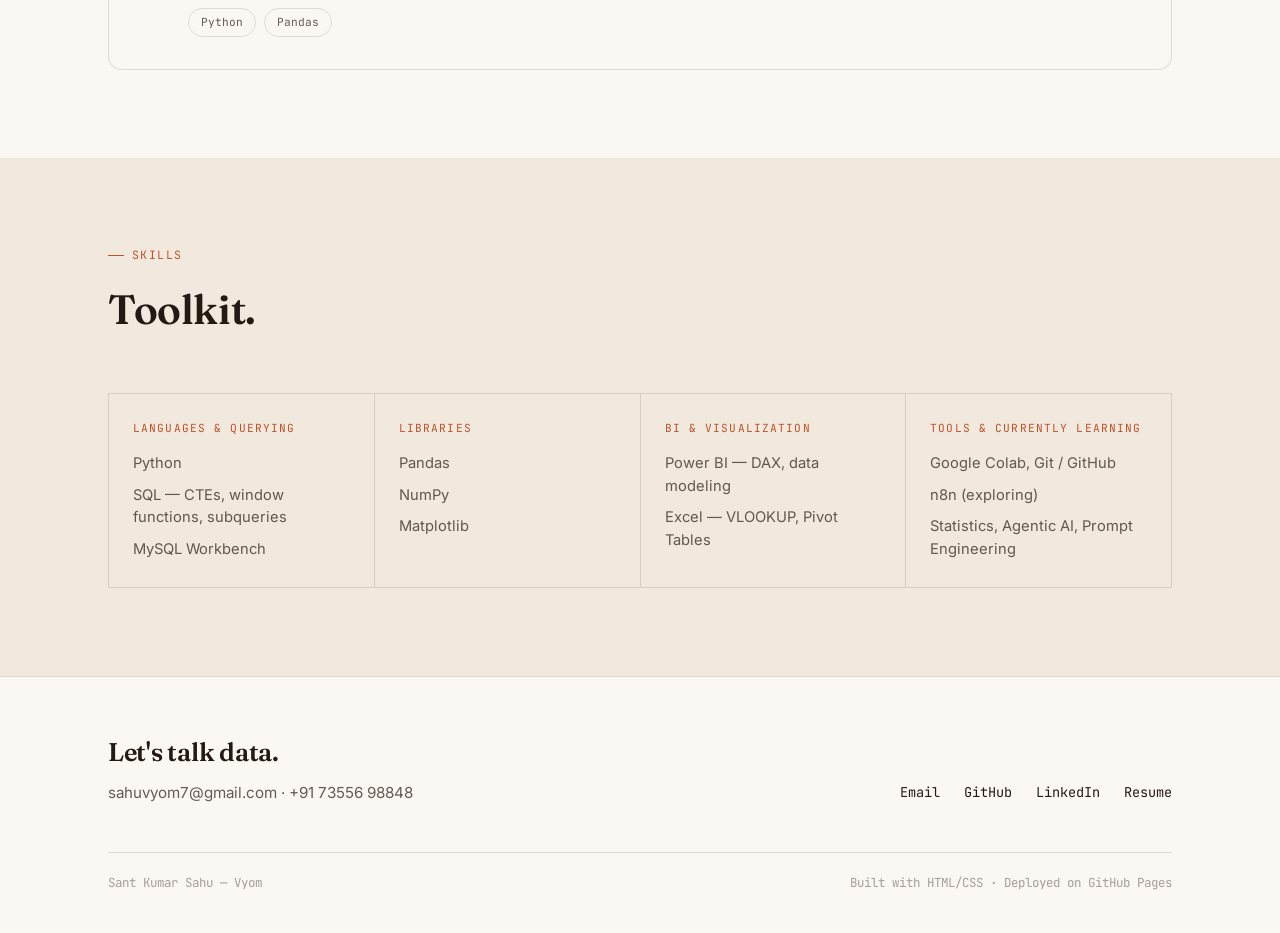
<file: index (2).html>
<!DOCTYPE html>
<html lang="en">
<head>
<meta charset="UTF-8">
<meta name="viewport" content="width=device-width, initial-scale=1.0">
<title>Sant Kumar Sahu — Data Analyst</title>
<meta name="description" content="Data analyst portfolio — Python, SQL and Power BI pipelines that turn raw operational data into decisions.">
<link rel="preconnect" href="https://fonts.googleapis.com">
<link rel="preconnect" href="https://fonts.gstatic.com" crossorigin>
<link href="https://fonts.googleapis.com/css2?family=Fraunces:ital,opsz,wght@0,9..144,300;0,9..144,500;0,9..144,600;1,9..144,500&family=Inter:wght@400;500;600&family=JetBrains+Mono:wght@400;500&display=swap" rel="stylesheet">
<style>
  :root{
    --cream:#FBF7F2;
    --cream-deep:#F1E9DE;
    --ink:#241A14;
    --ink-soft:#241A14b3;
    --ink-faint:#241A1466;
    --terracotta:#C0512A;
    --terracotta-soft:#C0512A1a;
    --line:#241A1420;
    --radius:14px;
  }
  *{box-sizing:border-box; margin:0; padding:0;}
  html{scroll-behavior:smooth;}
  body{
    background:var(--cream);
    color:var(--ink);
    font-family:'Inter', sans-serif;
    line-height:1.55;
    -webkit-font-smoothing:antialiased;
  }
  h1,h2,h3{font-family:'Fraunces', serif; font-weight:600; letter-spacing:-0.01em;}
  a{color:inherit; text-decoration:none;}
  .mono{font-family:'JetBrains Mono', monospace;}
  .eyebrow{
    font-family:'JetBrains Mono', monospace;
    font-size:0.72rem;
    letter-spacing:0.12em;
    text-transform:uppercase;
    color:var(--terracotta);
    display:flex; align-items:center; gap:8px;
  }
  .eyebrow::before{content:''; width:16px; height:1px; background:var(--terracotta);}
  .wrap{max-width:1120px; margin:0 auto; padding:0 28px;}
  :focus-visible{outline:2px solid var(--terracotta); outline-offset:3px;}

  /* NAV */
  header.nav{
    position:sticky; top:0; z-index:50;
    background:var(--cream)ee;
    backdrop-filter:blur(8px);
    border-bottom:1px solid var(--line);
  }
  .nav-inner{
    max-width:1120px; margin:0 auto; padding:18px 28px;
    display:flex; align-items:center; justify-content:space-between;
  }
  .brand{font-family:'JetBrains Mono', monospace; font-weight:500; font-size:0.95rem;}
  .brand span{color:var(--terracotta);}
  .nav-links{display:flex; gap:32px; font-size:0.92rem; font-weight:500;}
  .nav-links a{position:relative; padding:2px 0;}
  .nav-links a::after{
    content:''; position:absolute; left:0; bottom:-2px; width:0; height:1px;
    background:var(--terracotta); transition:width .25s ease;
  }
  .nav-links a:hover::after{width:100%;}
  .nav-toggle{display:none; flex-direction:column; gap:5px; background:none; border:none; cursor:pointer; padding:8px;}
  .nav-toggle span{width:22px; height:2px; background:var(--ink);}
  .nav-mobile{display:none;}

  /* HERO */
  .hero{padding:96px 0 64px; border-bottom:1px solid var(--line);}
  .hero .eyebrow{margin-bottom:22px;}
  .hero h1{
    font-size:clamp(2.4rem, 5.2vw, 4.1rem);
    line-height:1.05;
    max-width:16ch;
    margin-bottom:24px;
  }
  .hero h1 em{font-style:italic; color:var(--terracotta); font-weight:500;}
  .hero p.lede{
    font-size:1.15rem; color:var(--ink-soft); max-width:56ch; margin-bottom:36px;
  }
  .hero p.lede .stat{color:var(--terracotta); font-weight:600;}
  .hero-ctas{display:flex; flex-wrap:wrap; gap:14px; margin-bottom:64px;}
  .btn{
    font-family:'JetBrains Mono', monospace; font-size:0.85rem;
    padding:13px 22px; border-radius:8px; border:1px solid var(--ink);
    display:inline-flex; align-items:center; gap:8px;
    transition:all .2s ease;
  }
  .btn-primary{background:var(--ink); color:var(--cream);}
  .btn-primary:hover{background:var(--terracotta); border-color:var(--terracotta);}
  .btn-ghost{background:transparent; border-color:var(--line); color:var(--ink);}
  .btn-ghost:hover{border-color:var(--ink);}

  .stat-strip{
    display:grid; grid-template-columns:repeat(5, 1fr); gap:0;
    border-top:1px solid var(--line);
  }
  .stat-item{
    padding:22px 20px 0 0; border-left:1px solid var(--line); padding-left:20px;
  }
  .stat-item:first-child{border-left:none; padding-left:0;}
  .stat-num{font-family:'Fraunces', serif; font-size:1.7rem; color:var(--terracotta); font-weight:600;}
  .stat-label{font-size:0.78rem; color:var(--ink-faint); margin-top:4px; line-height:1.4;}

  /* SECTION generic */
  section{padding:88px 0;}
  section.alt{background:var(--cream-deep);}
  .section-head{margin-bottom:52px;}
  .section-head h2{font-size:clamp(1.8rem,3.2vw,2.6rem); margin-top:14px;}

  /* ABOUT */
  .about-grid{display:grid; grid-template-columns:1.1fr 0.9fr; gap:64px; align-items:start;}
  .about-body p{color:var(--ink-soft); margin-bottom:18px; font-size:1.02rem;}
  .about-body strong{color:var(--ink); font-weight:600;}
  .goals{display:flex; flex-direction:column; gap:22px;}
  .goal-card{
    background:var(--cream); border:1px solid var(--line); border-radius:var(--radius);
    padding:22px 24px;
  }
  .goal-card .mono{font-size:0.7rem; letter-spacing:0.1em; text-transform:uppercase; color:var(--terracotta); display:block; margin-bottom:8px;}
  .goal-card p{font-size:0.95rem; color:var(--ink-soft);}
  .diff-list{list-style:none; margin-top:26px; display:flex; flex-direction:column; gap:12px;}
  .diff-list li{
    display:flex; gap:12px; font-size:0.95rem; color:var(--ink-soft); align-items:flex-start;
  }
  .diff-list li::before{content:'—'; color:var(--terracotta); flex-shrink:0;}

  /* PROJECTS */
  .project-grid{display:flex; flex-direction:column; gap:18px;}
  .project-card{
    border:1px solid var(--line); border-radius:var(--radius);
    background:var(--cream);
    padding:32px;
    display:grid; grid-template-columns:auto 1fr auto; gap:28px; align-items:center;
    cursor:pointer; transition:border-color .2s ease, transform .2s ease;
  }
  .project-card:hover{border-color:var(--terracotta); transform:translateY(-2px);}
  .project-card.featured{background:var(--ink); color:var(--cream); border-color:var(--ink);}
  .project-card.featured .pipeline-route,
  .project-card.featured .proj-finding,
  .project-card.featured .chip{color:var(--cream)cc;}
  .project-card.featured .chip{border-color:var(--cream)33;}
  .proj-index{font-family:'JetBrains Mono', monospace; font-size:0.78rem; color:var(--terracotta); writing-mode:vertical-rl; text-orientation:mixed;}
  .proj-main h3{font-size:1.4rem; margin-bottom:10px;}
  .pipeline-route{font-family:'JetBrains Mono', monospace; font-size:0.72rem; color:var(--ink-faint); margin-bottom:14px; letter-spacing:0.02em;}
  .project-card.featured .pipeline-route{color:#FBF7F299;}
  .pipeline-route .arrow{color:var(--terracotta); margin:0 6px;}
  .proj-finding{font-size:0.98rem; color:var(--ink-soft); max-width:56ch; margin-bottom:16px;}
  .chip-row{display:flex; flex-wrap:wrap; gap:8px;}
  .chip{
    font-family:'JetBrains Mono', monospace; font-size:0.7rem;
    border:1px solid var(--line); border-radius:100px; padding:5px 12px; color:var(--ink-soft);
  }
  .proj-links{display:flex; flex-direction:column; gap:10px; align-items:flex-end;}
  .proj-link{font-family:'JetBrains Mono', monospace; font-size:0.78rem; display:flex; align-items:center; gap:6px; white-space:nowrap;}
  .proj-link.live{color:var(--terracotta); font-weight:500;}
  .project-card.featured .proj-link:not(.live){color:var(--cream);}

  /* SKILLS */
  .skills-grid{display:grid; grid-template-columns:repeat(4,1fr); gap:0; border-top:1px solid var(--line); border-left:1px solid var(--line);}
  .skill-col{border-right:1px solid var(--line); border-bottom:1px solid var(--line); padding:26px 24px;}
  .skill-col .mono{font-size:0.7rem; letter-spacing:0.1em; text-transform:uppercase; color:var(--terracotta); display:block; margin-bottom:14px;}
  .skill-col ul{list-style:none; display:flex; flex-direction:column; gap:9px;}
  .skill-col li{font-size:0.92rem; color:var(--ink-soft);}

  /* FOOTER */
  footer{border-top:1px solid var(--line); padding:56px 0 40px;}
  .footer-inner{display:flex; justify-content:space-between; align-items:flex-end; flex-wrap:wrap; gap:24px;}
  footer h3{font-size:1.6rem; margin-bottom:8px;}
  footer .foot-sub{color:var(--ink-soft); font-size:0.95rem;}
  .foot-links{display:flex; gap:24px; font-family:'JetBrains Mono', monospace; font-size:0.85rem;}
  .foot-links a{border-bottom:1px solid transparent;}
  .foot-links a:hover{border-color:var(--terracotta); color:var(--terracotta);}
  .foot-bottom{margin-top:48px; padding-top:20px; border-top:1px solid var(--line); font-size:0.78rem; color:var(--ink-faint); font-family:'JetBrains Mono', monospace; display:flex; justify-content:space-between; flex-wrap:wrap; gap:10px;}

  @media (max-width:860px){
    .stat-strip{grid-template-columns:repeat(2,1fr); row-gap:22px;}
    .stat-item{border-left:none; border-top:1px solid var(--line); padding-top:16px; padding-left:0;}
    .stat-item:nth-child(odd){padding-right:16px;}
    .about-grid{grid-template-columns:1fr;}
    .skills-grid{grid-template-columns:repeat(2,1fr);}
    .project-card{grid-template-columns:1fr; text-align:left;}
    .proj-index{writing-mode:horizontal-tb; margin-bottom:-8px;}
    .proj-links{align-items:flex-start; flex-direction:row; flex-wrap:wrap;}
  }
  @media (max-width:640px){
    .nav-links{display:none;}
    .nav-toggle{display:flex;}
    .nav-mobile.open{display:flex;}
    .nav-mobile{
      display:none; flex-direction:column; gap:0;
      border-top:1px solid var(--line); background:var(--cream);
    }
    .nav-mobile a{padding:16px 28px; border-bottom:1px solid var(--line); font-size:0.95rem; font-weight:500;}
    .skills-grid{grid-template-columns:1fr;}
    .hero{padding:64px 0 48px;}
    section{padding:64px 0;}
  }
  @media (prefers-reduced-motion:reduce){
    html{scroll-behavior:auto;}
    *{transition:none !important;}
  }
</style>
</head>
<body>

<header class="nav">
  <div class="nav-inner">
    <a href="#top" class="brand">vyomvy<span>.</span>portfolio</a>
    <nav class="nav-links">
      <a href="#projects">Projects</a>
      <a href="#about">About</a>
      <a href="https://github.com/vyomvy" target="_blank" rel="noopener">GitHub</a>
      <a href="https://www.linkedin.com/in/sant-sahu-738063319/" target="_blank" rel="noopener">LinkedIn</a>
    </nav>
    <button class="nav-toggle" aria-label="Toggle menu" aria-expanded="false" id="navToggle">
      <span></span><span></span><span></span>
    </button>
  </div>
  <nav class="nav-mobile" id="navMobile">
    <a href="#projects">Projects</a>
    <a href="#about">About</a>
    <a href="https://github.com/vyomvy" target="_blank" rel="noopener">GitHub</a>
    <a href="https://www.linkedin.com/in/sant-sahu-738063319/" target="_blank" rel="noopener">LinkedIn</a>
  </nav>
</header>

<main id="top">

  <!-- HERO -->
  <section class="hero">
    <div class="wrap">
      <p class="eyebrow">Data Analyst · B.E. Information Technology, Final Year · UIET Panjab University '27</p>
      <h1>I turn raw operational data into <em>decisions</em>.</h1>
      <p class="lede">
        Five real pipelines, five live sites you can click into right now — not toy datasets. In the food delivery analysis alone, I traced a <span class="stat">17% refund spike</span> to a single distance band, and it turned out to be the same band with the highest order value.
      </p>
      <div class="hero-ctas">
        <a href="#projects" class="btn btn-primary">View projects</a>
        <a href="https://vyomvy.github.io/Sant_Kumar_Sahu_Resume.pdf" class="btn btn-ghost" target="_blank" rel="noopener">Download resume ↓</a>
        <a href="https://github.com/vyomvy" class="btn btn-ghost" target="_blank" rel="noopener">GitHub ↗</a>
        <a href="https://www.linkedin.com/in/sant-sahu-738063319/" class="btn btn-ghost" target="_blank" rel="noopener">LinkedIn ↗</a>
      </div>

      <div class="stat-strip">
        <div class="stat-item">
          <div class="stat-num">17%</div>
          <div class="stat-label">refund rate beyond 9km<br>— Food Delivery</div>
        </div>
        <div class="stat-item">
          <div class="stat-num">63%</div>
          <div class="stat-label">users buy before signing up<br>— E-Commerce</div>
        </div>
        <div class="stat-item">
          <div class="stat-num">56K+</div>
          <div class="stat-label">orders processed<br>— E-Commerce</div>
        </div>
        <div class="stat-item">
          <div class="stat-num">8</div>
          <div class="stat-label">cities mapped<br>— Retail Dashboard</div>
        </div>
        <div class="stat-item">
          <div class="stat-num">5</div>
          <div class="stat-label">end-to-end pipelines<br>— all live</div>
        </div>
      </div>
    </div>
  </section>

  <!-- ABOUT -->
  <section id="about" class="alt">
    <div class="wrap">
      <div class="section-head">
        <p class="eyebrow">About</p>
        <h2>Working across the full analytics stack.</h2>
      </div>
      <div class="about-grid">
        <div class="about-body">
          <p>I'm a final-year IT student at UIET, Panjab University, and I work across the full analytics stack — <strong>Python</strong> for cleaning, <strong>SQL</strong> for asking the hard business questions, <strong>Power BI</strong> for telling the story. I don't just know the tools — I've used them to find real insights on real data, with live projects anyone can check right now.</p>
          <p>I'm also genuinely interested in where AI and data intersect — not just analyzing data, but building AI-assisted workflows that make analysis faster and smarter. Right now I'm building end-to-end analytics pipelines and I've deployed a Telegram automation bot for a real ed-tech business, <strong>UpliftJEE</strong>, that's live in production. Alongside that, I'm exploring agentic AI and automation tools.</p>

          <ul class="diff-list">
            <li>5 projects with live deployed links — not just GitHub code</li>
            <li>One production tool currently running: a Telegram bot for UpliftJEE</li>
            <li>Full pipeline experience: Python → SQL → Power BI, each tool doing one job</li>
            <li>Thinking about AI and data together, not just traditional analytics</li>
          </ul>
        </div>
        <div class="goals">
          <div class="goal-card">
            <span class="mono">Short term</span>
            <p>Get into a Data Analyst / Business Analyst role where I can apply real analytics skills on real business problems — not just personal projects.</p>
          </div>
          <div class="goal-card">
            <span class="mono">Long term</span>
            <p>Become the person who sits at the intersection of data, AI tools, and business decisions — not just reporting what happened, but helping companies figure out what to do next using data and AI together. Somewhere between Analytics Engineer, AI Systems Analyst, and BI with AI fluency.</p>
          </div>
          <div class="goal-card">
            <span class="mono">Outside work</span>
            <p>Football, sports analytics thinking, and picking up new tools.</p>
          </div>
        </div>
      </div>
    </div>
  </section>

  <!-- PROJECTS -->
  <section id="projects">
    <div class="wrap">
      <div class="section-head">
        <p class="eyebrow">Projects</p>
        <h2>Five pipelines, five live sites.</h2>
      </div>

      <div class="project-grid">

        <a class="project-card featured" href="https://vyomvy.github.io/food-delivery-business-analysis/" target="_blank" rel="noopener">
          <span class="proj-index mono">01 / 05</span>
          <div class="proj-main">
            <h3>Food Delivery Business Analysis</h3>
            <p class="pipeline-route">Python <span class="arrow">→</span> MySQL <span class="arrow">→</span> Power BI</p>
            <p class="proj-finding">1,500+ orders across 10 areas in Lucknow. Refund rate climbs to ~17% beyond 9km — but that same distance band has the highest average order value, and first-time orders show the highest refund rate, a likely discount-abuse pattern.</p>
            <div class="chip-row"><span class="chip">Python</span><span class="chip">MySQL</span><span class="chip">Power BI</span></div>
          </div>
          <div class="proj-links">
            <span class="proj-link live">Live site ↗</span>
            <span class="proj-link">GitHub ↗</span>
          </div>
        </a>

        <a class="project-card" href="https://vyomvy.github.io/ecommerce-user-conversion-analysis/" target="_blank" rel="noopener">
          <span class="proj-index mono">02 / 05</span>
          <div class="proj-main">
            <h3>E-Commerce User Conversion Analysis</h3>
            <p class="pipeline-route">Python <span class="arrow">→</span> Pandas <span class="arrow">→</span> Matplotlib</p>
            <p class="proj-finding">56,000+ orders and 10,000+ users, merged from 6 raw CSV tables into one funnel view. 63% of users purchase before signing up — strong checkout-first behavior, with the view→cart step as the biggest drop-off.</p>
            <div class="chip-row"><span class="chip">Python</span><span class="chip">Pandas</span><span class="chip">Matplotlib</span></div>
          </div>
          <div class="proj-links">
            <span class="proj-link live">Live site ↗</span>
            <span class="proj-link">GitHub ↗</span>
          </div>
        </a>

        <a class="project-card" href="https://github.com/vyomvy/Retail-Sales-Analysis-Dashboard-Power-BI" target="_blank" rel="noopener">
          <span class="proj-index mono">03 / 05</span>
          <div class="proj-main">
            <h3>Retail Sales Analysis Dashboard</h3>
            <p class="pipeline-route">Power BI <span class="arrow">→</span> DAX</p>
            <p class="proj-finding">Interactive dashboard covering retail performance across 8 Indian cities, with custom DAX measures for AOV, profit margin and category performance, plus city and category slicers.</p>
            <div class="chip-row"><span class="chip">Power BI</span><span class="chip">DAX</span></div>
          </div>
          <div class="proj-links">
            <span class="proj-link">GitHub ↗</span>
          </div>
        </a>

        <a class="project-card" href="https://github.com/vyomvy/hr-payroll-sql-analysis" target="_blank" rel="noopener">
          <span class="proj-index mono">04 / 05</span>
          <div class="proj-main">
            <h3>HR & Payroll SQL Analysis</h3>
            <p class="pipeline-route">MySQL — self joins <span class="arrow">→</span> subqueries <span class="arrow">→</span> window functions</p>
            <p class="proj-finding">Self-designed 3-table relational database (employees, departments, orders), queried with 10 analyst-grade queries — self joins, correlated subqueries, LAG(), running totals. HackerRank SQL Advanced certified.</p>
            <div class="chip-row"><span class="chip">MySQL</span></div>
          </div>
          <div class="proj-links">
            <span class="proj-link">GitHub ↗</span>
          </div>
        </a>

        <a class="project-card" href="https://vyomvy.github.io/superstore-analysis/" target="_blank" rel="noopener">
          <span class="proj-index mono">05 / 05</span>
          <div class="proj-main">
            <h3>Superstore Sales Analysis</h3>
            <p class="pipeline-route">Python <span class="arrow">→</span> Pandas</p>
            <p class="proj-finding">City-level revenue vs. profit breakdown that separates real profit engines from vanity sales — several high-sales cities turn out to be quietly loss-making.</p>
            <div class="chip-row"><span class="chip">Python</span><span class="chip">Pandas</span></div>
          </div>
          <div class="proj-links">
            <span class="proj-link live">Live site ↗</span>
            <span class="proj-link">GitHub ↗</span>
          </div>
        </a>

      </div>
    </div>
  </section>

  <!-- SKILLS -->
  <section class="alt">
    <div class="wrap">
      <div class="section-head">
        <p class="eyebrow">Skills</p>
        <h2>Toolkit.</h2>
      </div>
      <div class="skills-grid">
        <div class="skill-col">
          <span class="mono">Languages & Querying</span>
          <ul>
            <li>Python</li>
            <li>SQL — CTEs, window functions, subqueries</li>
            <li>MySQL Workbench</li>
          </ul>
        </div>
        <div class="skill-col">
          <span class="mono">Libraries</span>
          <ul>
            <li>Pandas</li>
            <li>NumPy</li>
            <li>Matplotlib</li>
          </ul>
        </div>
        <div class="skill-col">
          <span class="mono">BI & Visualization</span>
          <ul>
            <li>Power BI — DAX, data modeling</li>
            <li>Excel — VLOOKUP, Pivot Tables</li>
          </ul>
        </div>
        <div class="skill-col">
          <span class="mono">Tools & Currently Learning</span>
          <ul>
            <li>Google Colab, Git / GitHub</li>
            <li>n8n (exploring)</li>
            <li>Statistics, Agentic AI, Prompt Engineering</li>
          </ul>
        </div>
      </div>
    </div>
  </section>

</main>

<footer>
  <div class="wrap">
    <div class="footer-inner">
      <div>
        <h3>Let's talk data.</h3>
        <p class="foot-sub">sahuvyom7@gmail.com · +91 73556 98848</p>
      </div>
      <div class="foot-links">
        <a href="mailto:sahuvyom7@gmail.com">Email</a>
        <a href="https://github.com/vyomvy" target="_blank" rel="noopener">GitHub</a>
        <a href="https://www.linkedin.com/in/sant-sahu-738063319/" target="_blank" rel="noopener">LinkedIn</a>
        <a href="https://vyomvy.github.io/Sant_Kumar_Sahu_Resume.pdf" target="_blank" rel="noopener">Resume</a>
      </div>
    </div>
    <div class="foot-bottom">
      <span>Sant Kumar Sahu — Vyom</span>
      <span>Built with HTML/CSS · Deployed on GitHub Pages</span>
    </div>
  </div>
</footer>

<script>
  const navToggle = document.getElementById('navToggle');
  const navMobile = document.getElementById('navMobile');
  navToggle.addEventListener('click', () => {
    const isOpen = navMobile.classList.toggle('open');
    navToggle.setAttribute('aria-expanded', isOpen);
  });
  navMobile.querySelectorAll('a').forEach(a => a.addEventListener('click', () => {
    navMobile.classList.remove('open');
    navToggle.setAttribute('aria-expanded', 'false');
  }));
</script>

</body>
</html>
</file>
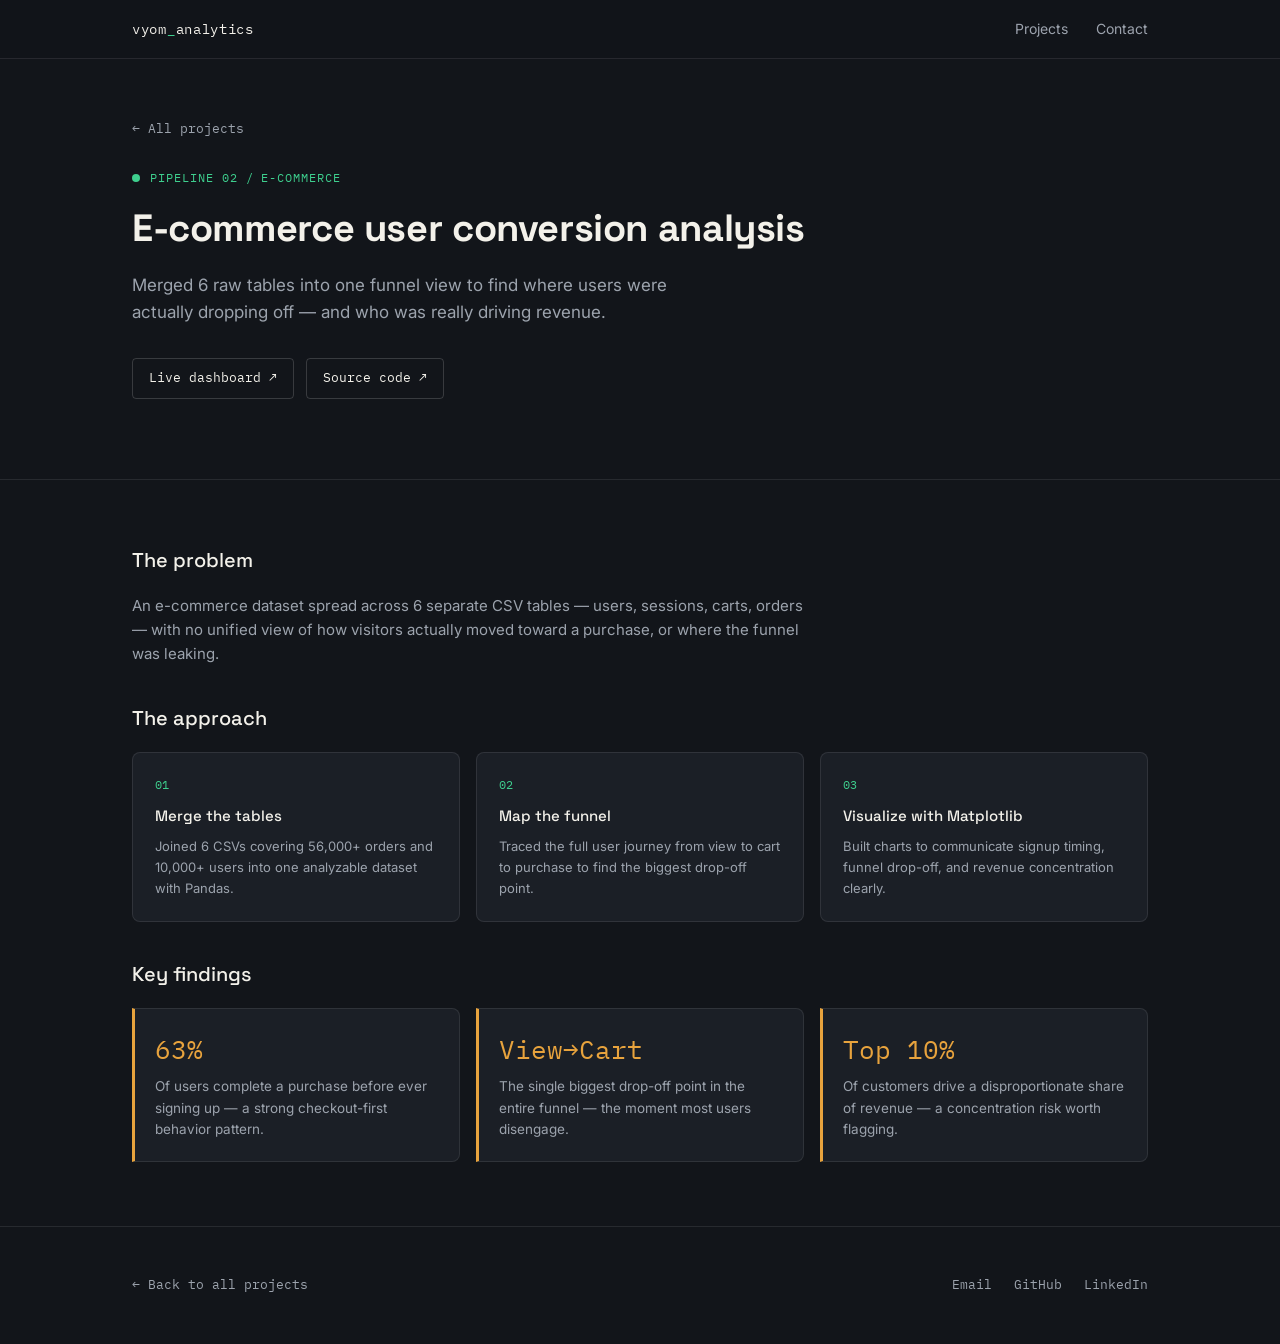
<file: projects/ecommerce.html>
<!DOCTYPE html>
<html lang="en">
<head>
<meta charset="UTF-8">
<meta name="viewport" content="width=device-width, initial-scale=1.0">
<title>E-commerce Conversion Analysis — Sant Kumar Sahu</title>
<link rel="stylesheet" href="../style.css">
</head>
<body>

<nav class="nav">
  <div class="nav-inner">
    <a href="../index.html" class="nav-logo">vyom<span>_</span>analytics</a>
    <div class="nav-links">
      <a href="../index.html#projects">Projects</a>
      <a href="../index.html#contact">Contact</a>
    </div>
  </div>
</nav>

<header class="hero" style="padding:56px 0 40px;">
  <div class="wrap">
    <a href="../index.html#projects" class="back-link">← All projects</a>
    <div class="eyebrow">Pipeline 02 / E-commerce</div>
    <h1 style="font-size:38px;">E-commerce user conversion analysis</h1>
    <p>Merged 6 raw tables into one funnel view to find where users were actually dropping off — and who was really driving revenue.</p>
    <div class="detail-meta">
      <a href="https://vyomvy.github.io/ecommerce-user-conversion-analysis/" class="meta-link" target="_blank" rel="noopener">Live dashboard ↗</a>
      <a href="https://github.com/vyomvy/ecommerce-user-conversion-analysis" class="meta-link" target="_blank" rel="noopener">Source code ↗</a>
    </div>
  </div>
</header>

<section class="section">
  <div class="wrap">
    <div class="block-title">The problem</div>
    <p class="prose">An e-commerce dataset spread across 6 separate CSV tables — users, sessions, carts, orders — with no unified view of how visitors actually moved toward a purchase, or where the funnel was leaking.</p>

    <div class="block-title" style="margin-top:36px;">The approach</div>
    <div class="pipeline">
      <div class="pipe-step">
        <div class="pipe-num">01</div>
        <h5>Merge the tables</h5>
        <p>Joined 6 CSVs covering 56,000+ orders and 10,000+ users into one analyzable dataset with Pandas.</p>
      </div>
      <div class="pipe-step">
        <div class="pipe-num">02</div>
        <h5>Map the funnel</h5>
        <p>Traced the full user journey from view to cart to purchase to find the biggest drop-off point.</p>
      </div>
      <div class="pipe-step">
        <div class="pipe-num">03</div>
        <h5>Visualize with Matplotlib</h5>
        <p>Built charts to communicate signup timing, funnel drop-off, and revenue concentration clearly.</p>
      </div>
    </div>

    <div class="block-title" style="margin-top:36px;">Key findings</div>
    <div class="findings">
      <div class="finding-card">
        <div class="num">63%</div>
        <p>Of users complete a purchase before ever signing up — a strong checkout-first behavior pattern.</p>
      </div>
      <div class="finding-card">
        <div class="num">View→Cart</div>
        <p>The single biggest drop-off point in the entire funnel — the moment most users disengage.</p>
      </div>
      <div class="finding-card">
        <div class="num">Top 10%</div>
        <p>Of customers drive a disproportionate share of revenue — a concentration risk worth flagging.</p>
      </div>
    </div>
  </div>
</section>

<footer class="footer">
  <div class="wrap footer-inner">
    <a href="../index.html#projects" class="back-link" style="margin:0;">← Back to all projects</a>
    <div class="footer-links">
      <a href="mailto:sahuvyom7@gmail.com">Email</a>
      <a href="https://github.com/vyomvy" target="_blank" rel="noopener">GitHub</a>
      <a href="https://www.linkedin.com/in/sant-sahu-738063319/" target="_blank" rel="noopener">LinkedIn</a>
    </div>
  </div>
</footer>

</body>
</html>
</file>
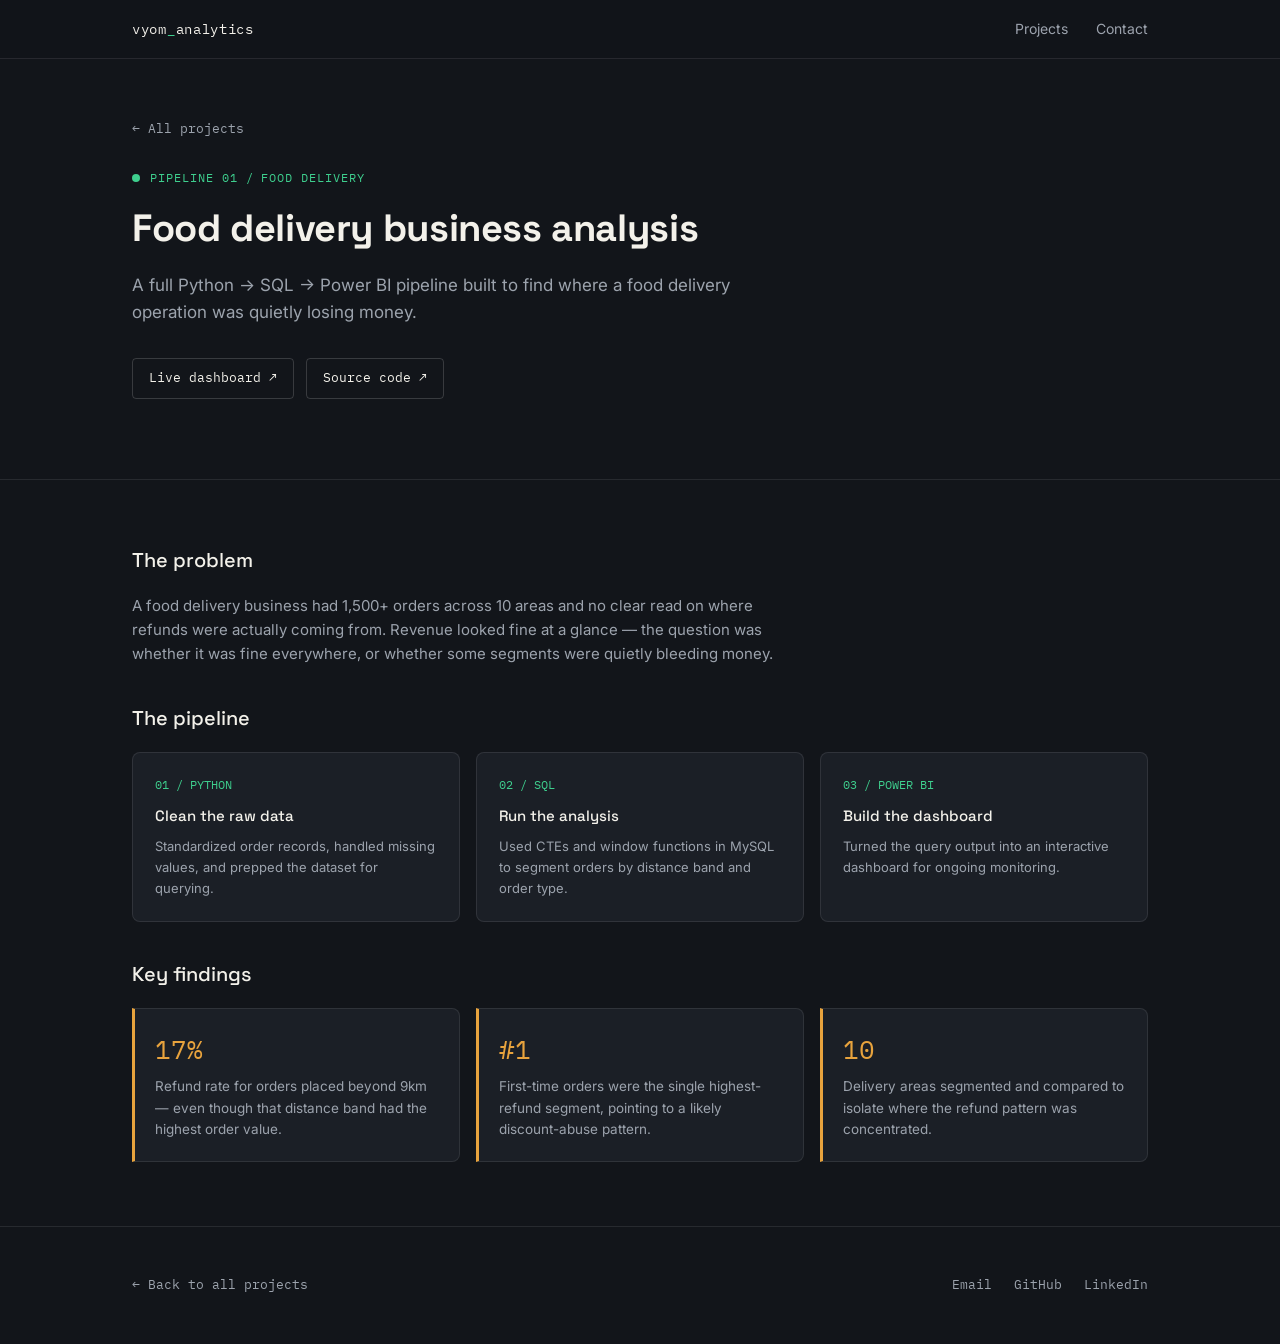
<file: projects/food-delivery.html>
<!DOCTYPE html>
<html lang="en">
<head>
<meta charset="UTF-8">
<meta name="viewport" content="width=device-width, initial-scale=1.0">
<title>Food Delivery Business Analysis — Sant Kumar Sahu</title>
<link rel="stylesheet" href="../style.css">
</head>
<body>

<nav class="nav">
  <div class="nav-inner">
    <a href="../index.html" class="nav-logo">vyom<span>_</span>analytics</a>
    <div class="nav-links">
      <a href="../index.html#projects">Projects</a>
      <a href="../index.html#contact">Contact</a>
    </div>
  </div>
</nav>

<header class="hero" style="padding:56px 0 40px;">
  <div class="wrap">
    <a href="../index.html#projects" class="back-link">← All projects</a>
    <div class="eyebrow">Pipeline 01 / Food delivery</div>
    <h1 style="font-size:38px;">Food delivery business analysis</h1>
    <p>A full Python → SQL → Power BI pipeline built to find where a food delivery operation was quietly losing money.</p>
    <div class="detail-meta">
      <a href="https://vyomvy.github.io/food-delivery-business-analysis/" class="meta-link" target="_blank" rel="noopener">Live dashboard ↗</a>
      <a href="https://github.com/vyomvy/food-delivery-business-analysis" class="meta-link" target="_blank" rel="noopener">Source code ↗</a>
    </div>
  </div>
</header>

<section class="section">
  <div class="wrap">
    <div class="block-title">The problem</div>
    <p class="prose">A food delivery business had 1,500+ orders across 10 areas and no clear read on where refunds were actually coming from. Revenue looked fine at a glance — the question was whether it was fine everywhere, or whether some segments were quietly bleeding money.</p>

    <div class="block-title" style="margin-top:36px;">The pipeline</div>
    <div class="pipeline">
      <div class="pipe-step">
        <div class="pipe-num">01 / PYTHON</div>
        <h5>Clean the raw data</h5>
        <p>Standardized order records, handled missing values, and prepped the dataset for querying.</p>
      </div>
      <div class="pipe-step">
        <div class="pipe-num">02 / SQL</div>
        <h5>Run the analysis</h5>
        <p>Used CTEs and window functions in MySQL to segment orders by distance band and order type.</p>
      </div>
      <div class="pipe-step">
        <div class="pipe-num">03 / POWER BI</div>
        <h5>Build the dashboard</h5>
        <p>Turned the query output into an interactive dashboard for ongoing monitoring.</p>
      </div>
    </div>

    <div class="block-title" style="margin-top:36px;">Key findings</div>
    <div class="findings">
      <div class="finding-card">
        <div class="num">17%</div>
        <p>Refund rate for orders placed beyond 9km — even though that distance band had the highest order value.</p>
      </div>
      <div class="finding-card">
        <div class="num">#1</div>
        <p>First-time orders were the single highest-refund segment, pointing to a likely discount-abuse pattern.</p>
      </div>
      <div class="finding-card">
        <div class="num">10</div>
        <p>Delivery areas segmented and compared to isolate where the refund pattern was concentrated.</p>
      </div>
    </div>
  </div>
</section>

<footer class="footer">
  <div class="wrap footer-inner">
    <a href="../index.html#projects" class="back-link" style="margin:0;">← Back to all projects</a>
    <div class="footer-links">
      <a href="mailto:sahuvyom7@gmail.com">Email</a>
      <a href="https://github.com/vyomvy" target="_blank" rel="noopener">GitHub</a>
      <a href="https://www.linkedin.com/in/sant-sahu-738063319/" target="_blank" rel="noopener">LinkedIn</a>
    </div>
  </div>
</footer>

</body>
</html>
</file>
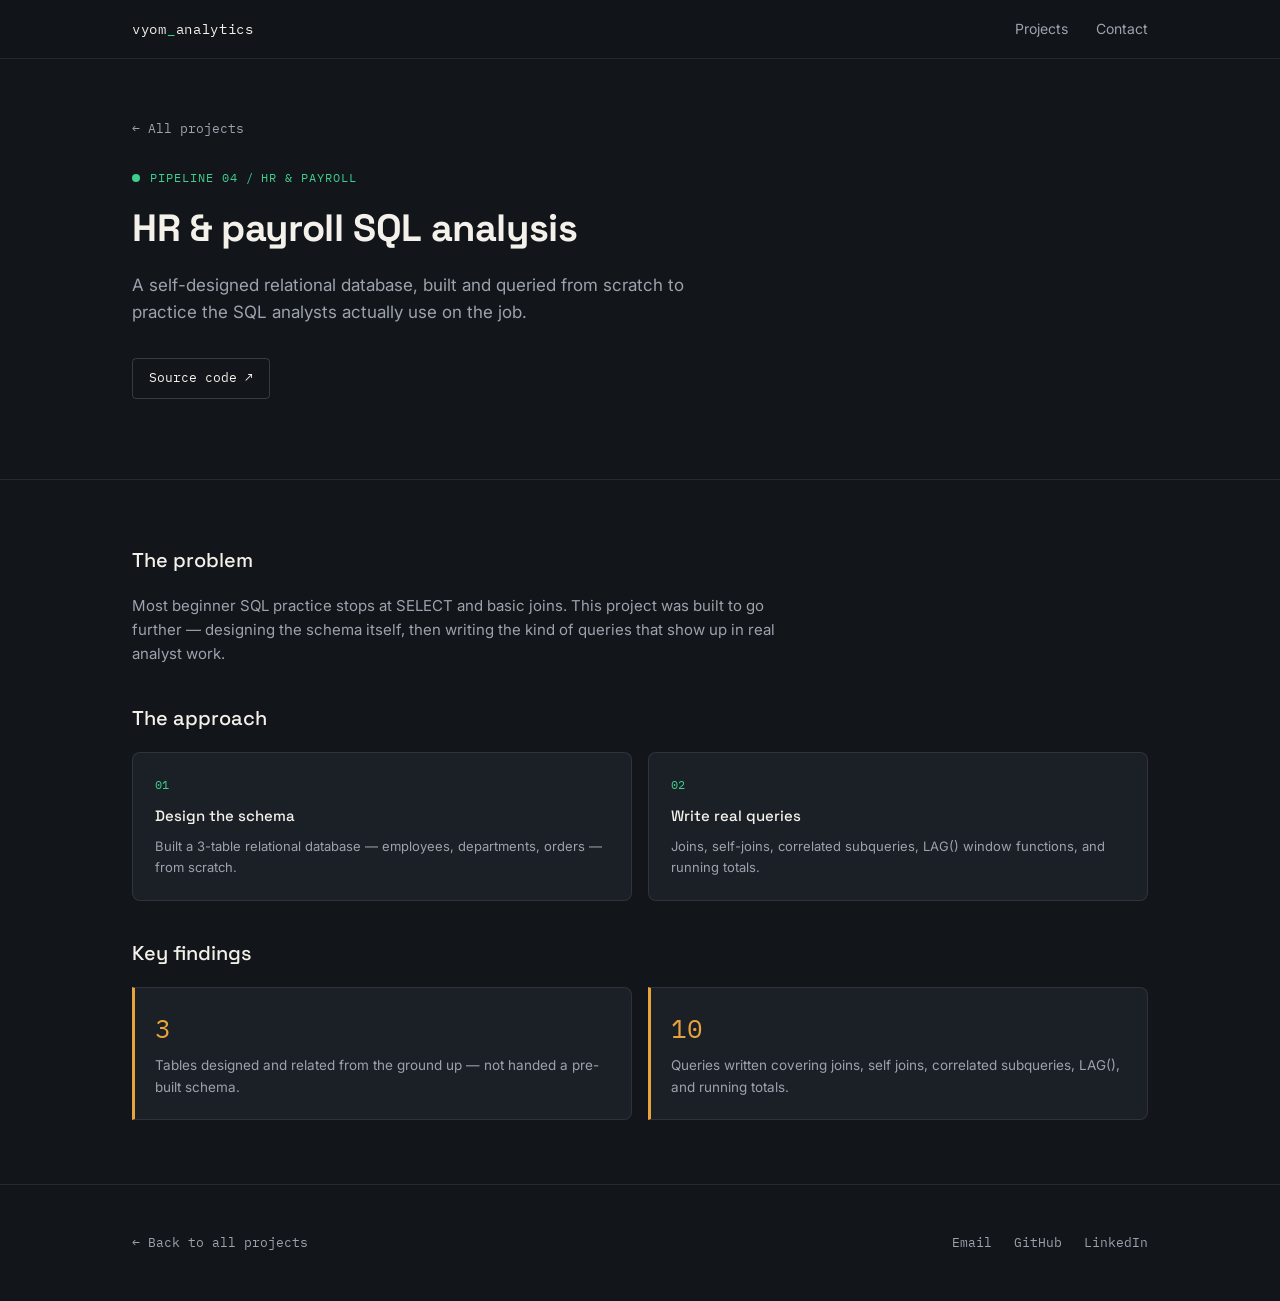
<file: projects/hr-payroll.html>
<!DOCTYPE html>
<html lang="en">
<head>
<meta charset="UTF-8">
<meta name="viewport" content="width=device-width, initial-scale=1.0">
<title>HR & Payroll SQL Analysis — Sant Kumar Sahu</title>
<link rel="stylesheet" href="../style.css">
</head>
<body>

<nav class="nav">
  <div class="nav-inner">
    <a href="../index.html" class="nav-logo">vyom<span>_</span>analytics</a>
    <div class="nav-links">
      <a href="../index.html#projects">Projects</a>
      <a href="../index.html#contact">Contact</a>
    </div>
  </div>
</nav>

<header class="hero" style="padding:56px 0 40px;">
  <div class="wrap">
    <a href="../index.html#projects" class="back-link">← All projects</a>
    <div class="eyebrow">Pipeline 04 / HR &amp; payroll</div>
    <h1 style="font-size:38px;">HR &amp; payroll SQL analysis</h1>
    <p>A self-designed relational database, built and queried from scratch to practice the SQL analysts actually use on the job.</p>
    <div class="detail-meta">
      <a href="https://github.com/vyomvy/hr-payroll-sql-analysis" class="meta-link" target="_blank" rel="noopener">Source code ↗</a>
    </div>
  </div>
</header>

<section class="section">
  <div class="wrap">
    <div class="block-title">The problem</div>
    <p class="prose">Most beginner SQL practice stops at SELECT and basic joins. This project was built to go further — designing the schema itself, then writing the kind of queries that show up in real analyst work.</p>

    <div class="block-title" style="margin-top:36px;">The approach</div>
    <div class="pipeline">
      <div class="pipe-step">
        <div class="pipe-num">01</div>
        <h5>Design the schema</h5>
        <p>Built a 3-table relational database — employees, departments, orders — from scratch.</p>
      </div>
      <div class="pipe-step">
        <div class="pipe-num">02</div>
        <h5>Write real queries</h5>
        <p>Joins, self-joins, correlated subqueries, LAG() window functions, and running totals.</p>
      </div>
    </div>

    <div class="block-title" style="margin-top:36px;">Key findings</div>
    <div class="findings">
      <div class="finding-card">
        <div class="num">3</div>
        <p>Tables designed and related from the ground up — not handed a pre-built schema.</p>
      </div>
      <div class="finding-card">
        <div class="num">10</div>
        <p>Queries written covering joins, self joins, correlated subqueries, LAG(), and running totals.</p>
      </div>
    </div>
  </div>
</section>

<footer class="footer">
  <div class="wrap footer-inner">
    <a href="../index.html#projects" class="back-link" style="margin:0;">← Back to all projects</a>
    <div class="footer-links">
      <a href="mailto:sahuvyom7@gmail.com">Email</a>
      <a href="https://github.com/vyomvy" target="_blank" rel="noopener">GitHub</a>
      <a href="https://www.linkedin.com/in/sant-sahu-738063319/" target="_blank" rel="noopener">LinkedIn</a>
    </div>
  </div>
</footer>

</body>
</html>
</file>
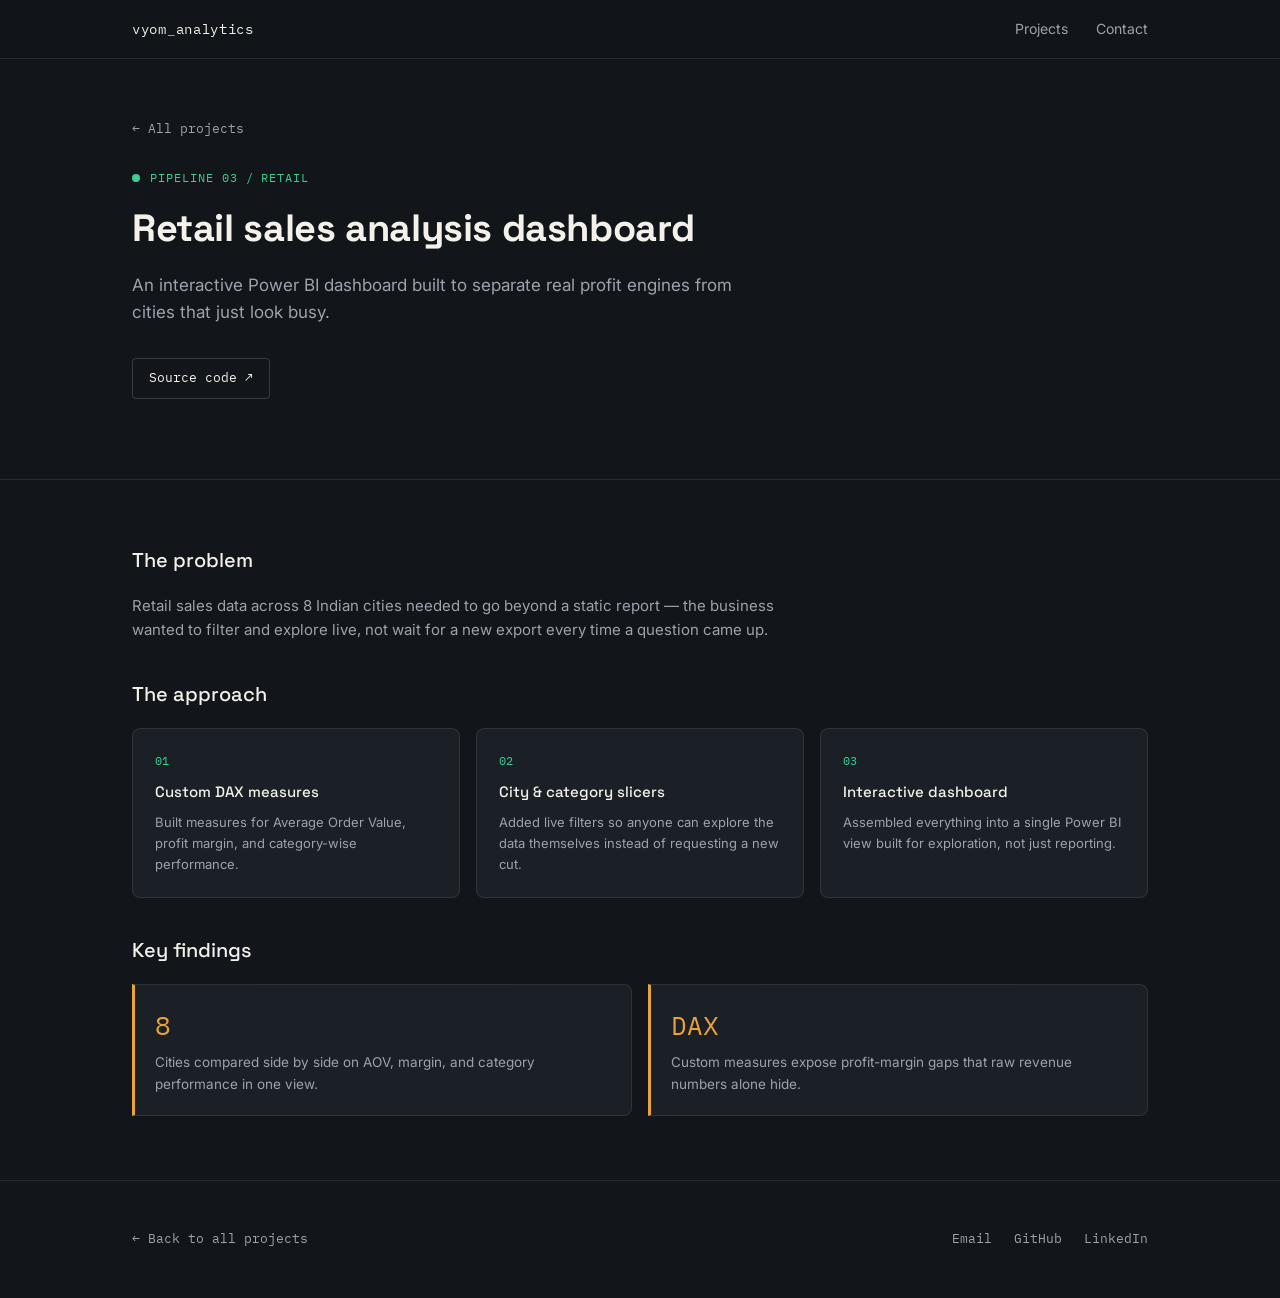
<file: projects/retail-dashboard.html>
<!DOCTYPE html>
<html lang="en">
<head>
<meta charset="UTF-8">
<meta name="viewport" content="width=device-width, initial-scale=1.0">
<title>Retail Sales Analysis Dashboard — Sant Kumar Sahu</title>
<link rel="stylesheet" href="../style.css">
</head>
<body>

<nav class="nav">
  <div class="nav-inner">
    <a href="../index.html" class="nav-logo">vyom<span>_</span>analytics</a>
    <div class="nav-links">
      <a href="../index.html#projects">Projects</a>
      <a href="../index.html#contact">Contact</a>
    </div>
  </div>
</nav>

<header class="hero" style="padding:56px 0 40px;">
  <div class="wrap">
    <a href="../index.html#projects" class="back-link">← All projects</a>
    <div class="eyebrow">Pipeline 03 / Retail</div>
    <h1 style="font-size:38px;">Retail sales analysis dashboard</h1>
    <p>An interactive Power BI dashboard built to separate real profit engines from cities that just look busy.</p>
    <div class="detail-meta">
      <a href="https://github.com/vyomvy/Retail-Sales-Analysis-Dashboard-Power-BI" class="meta-link" target="_blank" rel="noopener">Source code ↗</a>
    </div>
  </div>
</header>

<section class="section">
  <div class="wrap">
    <div class="block-title">The problem</div>
    <p class="prose">Retail sales data across 8 Indian cities needed to go beyond a static report — the business wanted to filter and explore live, not wait for a new export every time a question came up.</p>

    <div class="block-title" style="margin-top:36px;">The approach</div>
    <div class="pipeline">
      <div class="pipe-step">
        <div class="pipe-num">01</div>
        <h5>Custom DAX measures</h5>
        <p>Built measures for Average Order Value, profit margin, and category-wise performance.</p>
      </div>
      <div class="pipe-step">
        <div class="pipe-num">02</div>
        <h5>City &amp; category slicers</h5>
        <p>Added live filters so anyone can explore the data themselves instead of requesting a new cut.</p>
      </div>
      <div class="pipe-step">
        <div class="pipe-num">03</div>
        <h5>Interactive dashboard</h5>
        <p>Assembled everything into a single Power BI view built for exploration, not just reporting.</p>
      </div>
    </div>

    <div class="block-title" style="margin-top:36px;">Key findings</div>
    <div class="findings">
      <div class="finding-card">
        <div class="num">8</div>
        <p>Cities compared side by side on AOV, margin, and category performance in one view.</p>
      </div>
      <div class="finding-card">
        <div class="num">DAX</div>
        <p>Custom measures expose profit-margin gaps that raw revenue numbers alone hide.</p>
      </div>
    </div>
  </div>
</section>

<footer class="footer">
  <div class="wrap footer-inner">
    <a href="../index.html#projects" class="back-link" style="margin:0;">← Back to all projects</a>
    <div class="footer-links">
      <a href="mailto:sahuvyom7@gmail.com">Email</a>
      <a href="https://github.com/vyomvy" target="_blank" rel="noopener">GitHub</a>
      <a href="https://www.linkedin.com/in/sant-sahu-738063319/" target="_blank" rel="noopener">LinkedIn</a>
    </div>
  </div>
</footer>

</body>
</html>
</file>
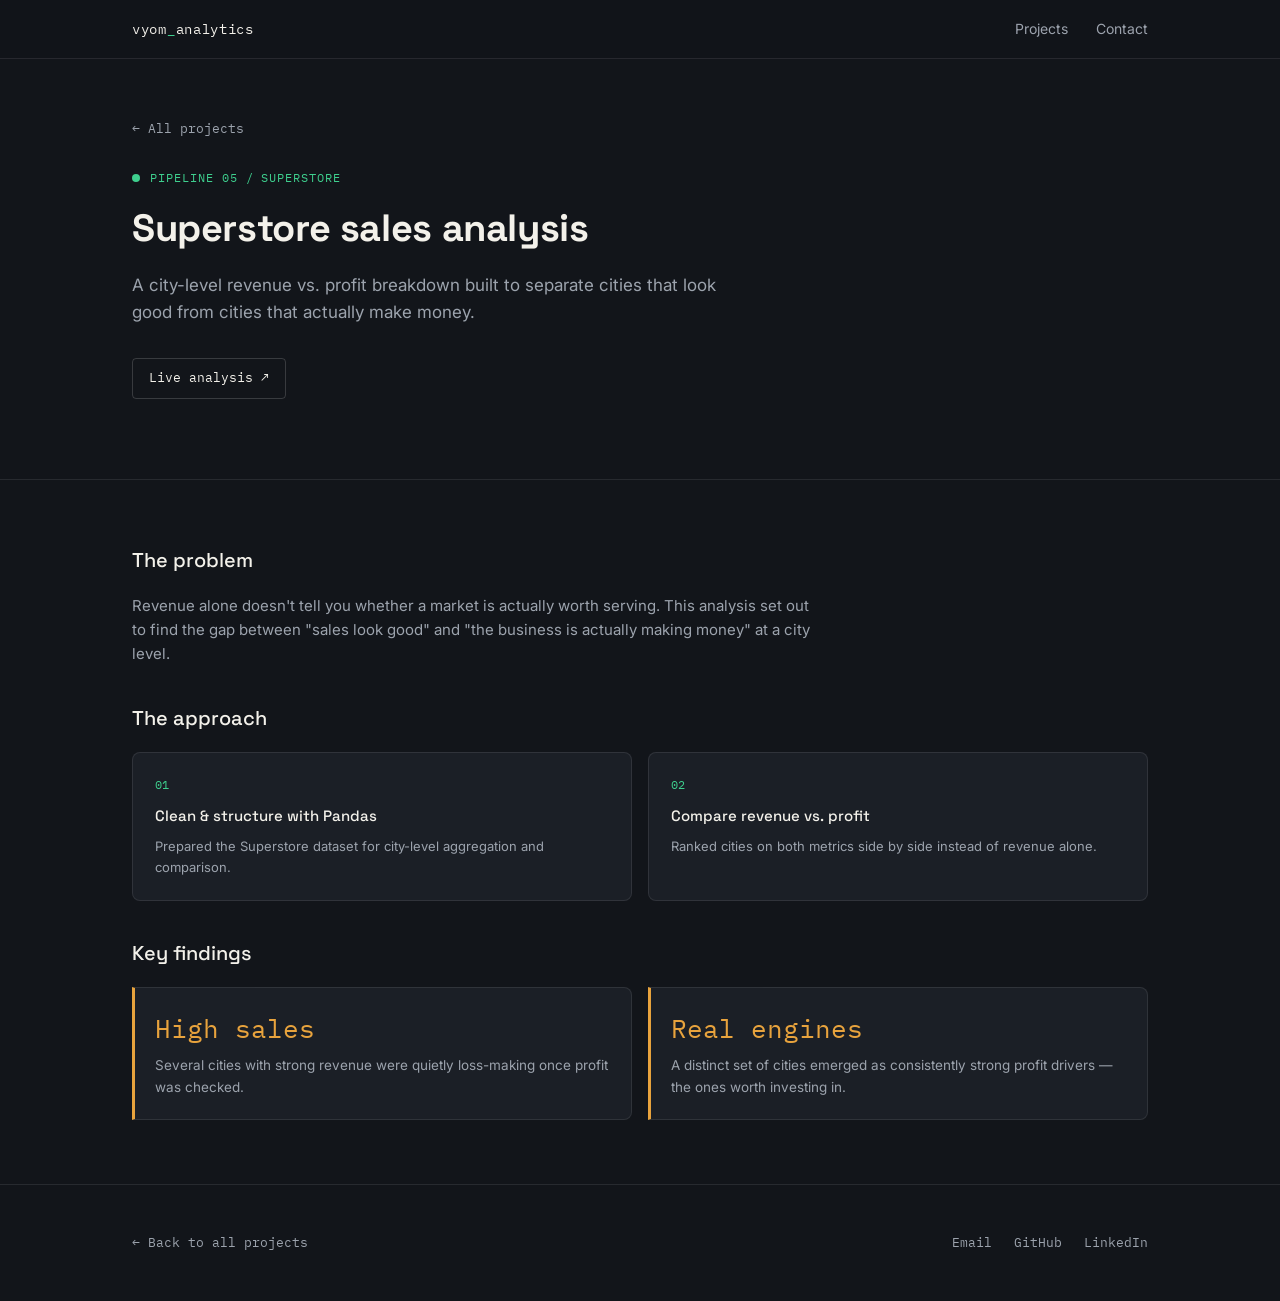
<file: projects/superstore.html>
<!DOCTYPE html>
<html lang="en">
<head>
<meta charset="UTF-8">
<meta name="viewport" content="width=device-width, initial-scale=1.0">
<title>Superstore Sales Analysis — Sant Kumar Sahu</title>
<link rel="stylesheet" href="../style.css">
</head>
<body>

<nav class="nav">
  <div class="nav-inner">
    <a href="../index.html" class="nav-logo">vyom<span>_</span>analytics</a>
    <div class="nav-links">
      <a href="../index.html#projects">Projects</a>
      <a href="../index.html#contact">Contact</a>
    </div>
  </div>
</nav>

<header class="hero" style="padding:56px 0 40px;">
  <div class="wrap">
    <a href="../index.html#projects" class="back-link">← All projects</a>
    <div class="eyebrow">Pipeline 05 / Superstore</div>
    <h1 style="font-size:38px;">Superstore sales analysis</h1>
    <p>A city-level revenue vs. profit breakdown built to separate cities that look good from cities that actually make money.</p>
    <div class="detail-meta">
      <a href="https://vyomvy.github.io/superstore-analysis/" class="meta-link" target="_blank" rel="noopener">Live analysis ↗</a>
    </div>
  </div>
</header>

<section class="section">
  <div class="wrap">
    <div class="block-title">The problem</div>
    <p class="prose">Revenue alone doesn't tell you whether a market is actually worth serving. This analysis set out to find the gap between "sales look good" and "the business is actually making money" at a city level.</p>

    <div class="block-title" style="margin-top:36px;">The approach</div>
    <div class="pipeline">
      <div class="pipe-step">
        <div class="pipe-num">01</div>
        <h5>Clean &amp; structure with Pandas</h5>
        <p>Prepared the Superstore dataset for city-level aggregation and comparison.</p>
      </div>
      <div class="pipe-step">
        <div class="pipe-num">02</div>
        <h5>Compare revenue vs. profit</h5>
        <p>Ranked cities on both metrics side by side instead of revenue alone.</p>
      </div>
    </div>

    <div class="block-title" style="margin-top:36px;">Key findings</div>
    <div class="findings">
      <div class="finding-card">
        <div class="num">High sales</div>
        <p>Several cities with strong revenue were quietly loss-making once profit was checked.</p>
      </div>
      <div class="finding-card">
        <div class="num">Real engines</div>
        <p>A distinct set of cities emerged as consistently strong profit drivers — the ones worth investing in.</p>
      </div>
    </div>
  </div>
</section>

<footer class="footer">
  <div class="wrap footer-inner">
    <a href="../index.html#projects" class="back-link" style="margin:0;">← Back to all projects</a>
    <div class="footer-links">
      <a href="mailto:sahuvyom7@gmail.com">Email</a>
      <a href="https://github.com/vyomvy" target="_blank" rel="noopener">GitHub</a>
      <a href="https://www.linkedin.com/in/sant-sahu-738063319/" target="_blank" rel="noopener">LinkedIn</a>
    </div>
  </div>
</footer>

</body>
</html>
</file>
<file: style.css>
@import url('https://fonts.googleapis.com/css2?family=Space+Grotesk:wght@400;500;700&family=IBM+Plex+Mono:wght@400;500&family=Inter:wght@400;500;600&display=swap');

:root{
  --bg:#12151a;
  --bg-raised:#1b1f26;
  --bg-raised-2:#20252d;
  --border:rgba(255,255,255,0.09);
  --border-strong:rgba(255,255,255,0.16);
  --text:#f3f1ea;
  --text-dim:#9ca3ad;
  --text-faint:#5f6570;
  --teal:#3ecf8e;
  --teal-dim:#245c42;
  --amber:#e8a33d;
  --amber-dim:#5c4420;
  --font-display:'Space Grotesk',sans-serif;
  --font-mono:'IBM Plex Mono',monospace;
  --font-body:'Inter',sans-serif;
}

*{box-sizing:border-box;margin:0;padding:0;}
html{scroll-behavior:smooth;}
body{
  background:var(--bg);
  color:var(--text);
  font-family:var(--font-body);
  line-height:1.6;
  -webkit-font-smoothing:antialiased;
}
a{color:inherit;text-decoration:none;}
img{max-width:100%;display:block;}

.wrap{max-width:1080px;margin:0 auto;padding:0 32px;}

/* NAV */
.nav{
  position:sticky;top:0;z-index:50;
  background:rgba(18,21,26,0.85);
  backdrop-filter:blur(10px);
  border-bottom:1px solid var(--border);
}
.nav-inner{
  max-width:1080px;margin:0 auto;padding:18px 32px;
  display:flex;align-items:center;justify-content:space-between;
}
.nav-logo{font-family:var(--font-mono);font-size:14px;letter-spacing:0.05em;color:var(--text);}
.nav-logo span{color:var(--teal);}
.nav-links{display:flex;gap:28px;align-items:center;}
.nav-links a{font-size:14px;color:var(--text-dim);transition:color .15s;}
.nav-links a:hover{color:var(--text);}
.nav-cta{
  font-family:var(--font-mono);font-size:12px;
  border:1px solid var(--border-strong);
  padding:8px 14px;border-radius:4px;color:var(--text);
}
.nav-cta:hover{border-color:var(--teal);color:var(--teal);}

/* HERO */
.hero{padding:88px 0 56px;border-bottom:1px solid var(--border);}
.eyebrow{
  font-family:var(--font-mono);font-size:12px;letter-spacing:0.08em;
  color:var(--teal);text-transform:uppercase;margin-bottom:20px;
  display:flex;align-items:center;gap:10px;
}
.eyebrow::before{content:'';width:8px;height:8px;background:var(--teal);border-radius:50%;display:inline-block;}
.hero h1{
  font-family:var(--font-display);font-weight:700;
  font-size:52px;line-height:1.12;letter-spacing:-0.01em;
  max-width:820px;margin-bottom:22px;
}
.hero h1 em{color:var(--amber);font-style:normal;}
.hero p{font-size:17px;color:var(--text-dim);max-width:600px;margin-bottom:32px;}
.hero-actions{display:flex;gap:12px;flex-wrap:wrap;}
.btn{
  font-family:var(--font-mono);font-size:13px;
  padding:12px 20px;border-radius:4px;
  border:1px solid var(--border-strong);
  display:inline-flex;align-items:center;gap:8px;
  transition:all .15s;
}
.btn-primary{background:var(--teal);border-color:var(--teal);color:#0a1410;font-weight:500;}
.btn-primary:hover{background:#4de09c;}
.btn-ghost:hover{border-color:var(--text-dim);}

/* TICKER */
.ticker-wrap{
  border-bottom:1px solid var(--border);
  overflow:hidden;background:var(--bg-raised);
}
.ticker{
  display:flex;gap:0;white-space:nowrap;
  animation:scroll 32s linear infinite;
  width:max-content;
}
.ticker-wrap:hover .ticker{animation-play-state:paused;}
@keyframes scroll{
  0%{transform:translateX(0);}
  100%{transform:translateX(-50%);}
}
.tick-item{
  font-family:var(--font-mono);font-size:13px;
  padding:16px 28px;border-right:1px solid var(--border);
  color:var(--text-dim);display:flex;align-items:center;gap:10px;
}
.tick-item b{color:var(--amber);font-weight:500;}

/* SECTION */
.section{padding:64px 0;border-bottom:1px solid var(--border);}
.section-head{display:flex;align-items:baseline;justify-content:space-between;margin-bottom:36px;flex-wrap:wrap;gap:12px;}
.section-title{font-family:var(--font-display);font-size:26px;font-weight:700;}
.section-num{font-family:var(--font-mono);font-size:12px;color:var(--text-faint);}

/* PROJECT GRID */
.grid{display:grid;grid-template-columns:repeat(auto-fit,minmax(300px,1fr));gap:20px;}
.card{
  background:var(--bg-raised);border:1px solid var(--border);
  border-radius:8px;padding:26px;transition:border-color .15s,transform .15s;
  display:flex;flex-direction:column;height:100%;
}
.card:hover{border-color:var(--border-strong);transform:translateY(-2px);}
.card-tag{font-family:var(--font-mono);font-size:11px;color:var(--text-faint);letter-spacing:0.06em;margin-bottom:14px;}
.card h3{font-family:var(--font-display);font-size:19px;font-weight:500;margin-bottom:10px;}
.card p{font-size:14px;color:var(--text-dim);margin-bottom:16px;flex-grow:1;}
.card-finding{
  font-family:var(--font-mono);font-size:13px;color:var(--amber);
  border-left:2px solid var(--amber-dim);padding-left:12px;margin-bottom:18px;
}
.chips{display:flex;flex-wrap:wrap;gap:6px;margin-bottom:18px;}
.chip{
  font-family:var(--font-mono);font-size:11px;color:var(--text-dim);
  border:1px solid var(--border);padding:4px 9px;border-radius:3px;
}
.card-link{font-family:var(--font-mono);font-size:13px;color:var(--teal);display:flex;align-items:center;gap:6px;}
.card-link:hover{color:#4de09c;}

/* SKILLS */
.skill-group{margin-bottom:22px;}
.skill-group h4{font-family:var(--font-mono);font-size:12px;color:var(--text-faint);text-transform:uppercase;letter-spacing:0.06em;margin-bottom:12px;}
.skill-chips{display:flex;flex-wrap:wrap;gap:8px;}
.skill-chip{
  font-size:13px;padding:7px 14px;border-radius:20px;
  background:var(--bg-raised);border:1px solid var(--border);color:var(--text);
}

/* EXPERIENCE */
.exp-item{display:flex;gap:24px;padding:20px 0;border-top:1px solid var(--border);}
.exp-item:first-child{border-top:none;}
.exp-date{font-family:var(--font-mono);font-size:12px;color:var(--text-faint);min-width:150px;flex-shrink:0;padding-top:2px;}
.exp-body h4{font-family:var(--font-display);font-size:17px;font-weight:500;margin-bottom:4px;}
.exp-body .role-co{font-size:13px;color:var(--teal);margin-bottom:10px;}
.exp-body ul{list-style:none;color:var(--text-dim);font-size:14px;}
.exp-body li{padding-left:16px;position:relative;margin-bottom:6px;}
.exp-body li::before{content:'—';position:absolute;left:0;color:var(--text-faint);}

/* FOOTER */
.footer{padding:48px 0;}
.footer-inner{display:flex;justify-content:space-between;align-items:center;flex-wrap:wrap;gap:20px;}
.footer-links{display:flex;gap:22px;}
.footer-links a{font-family:var(--font-mono);font-size:13px;color:var(--text-dim);}
.footer-links a:hover{color:var(--teal);}
.footer-note{font-family:var(--font-mono);font-size:12px;color:var(--text-faint);}

/* PROJECT DETAIL PAGE */
.back-link{font-family:var(--font-mono);font-size:13px;color:var(--text-dim);display:inline-flex;align-items:center;gap:8px;margin-bottom:28px;}
.back-link:hover{color:var(--teal);}
.detail-meta{display:flex;gap:12px;flex-wrap:wrap;margin:24px 0 40px;}
.meta-link{
  font-family:var(--font-mono);font-size:13px;
  border:1px solid var(--border-strong);padding:9px 16px;border-radius:4px;
  display:flex;align-items:center;gap:7px;
}
.meta-link:hover{border-color:var(--teal);color:var(--teal);}
.block-title{font-family:var(--font-display);font-size:20px;font-weight:500;margin-bottom:18px;}
.prose{font-size:15px;color:var(--text-dim);max-width:680px;margin-bottom:20px;}
.pipeline{display:grid;grid-template-columns:repeat(auto-fit,minmax(200px,1fr));gap:16px;margin-bottom:12px;}
.pipe-step{background:var(--bg-raised);border:1px solid var(--border);border-radius:8px;padding:22px;}
.pipe-num{font-family:var(--font-mono);font-size:12px;color:var(--teal);margin-bottom:10px;}
.pipe-step h5{font-family:var(--font-display);font-size:15px;font-weight:500;margin-bottom:8px;}
.pipe-step p{font-size:13px;color:var(--text-dim);}
.findings{display:grid;grid-template-columns:repeat(auto-fit,minmax(220px,1fr));gap:16px;}
.finding-card{
  background:var(--bg-raised);border:1px solid var(--border);border-left:3px solid var(--amber);
  border-radius:0 8px 8px 0;padding:20px;
}
.finding-card .num{font-family:var(--font-mono);font-size:26px;color:var(--amber);margin-bottom:6px;}
.finding-card p{font-size:13.5px;color:var(--text-dim);}

@media (max-width:640px){
  .hero h1{font-size:34px;}
  .nav-links{display:none;}
  .exp-item{flex-direction:column;gap:6px;}
}
</file>
